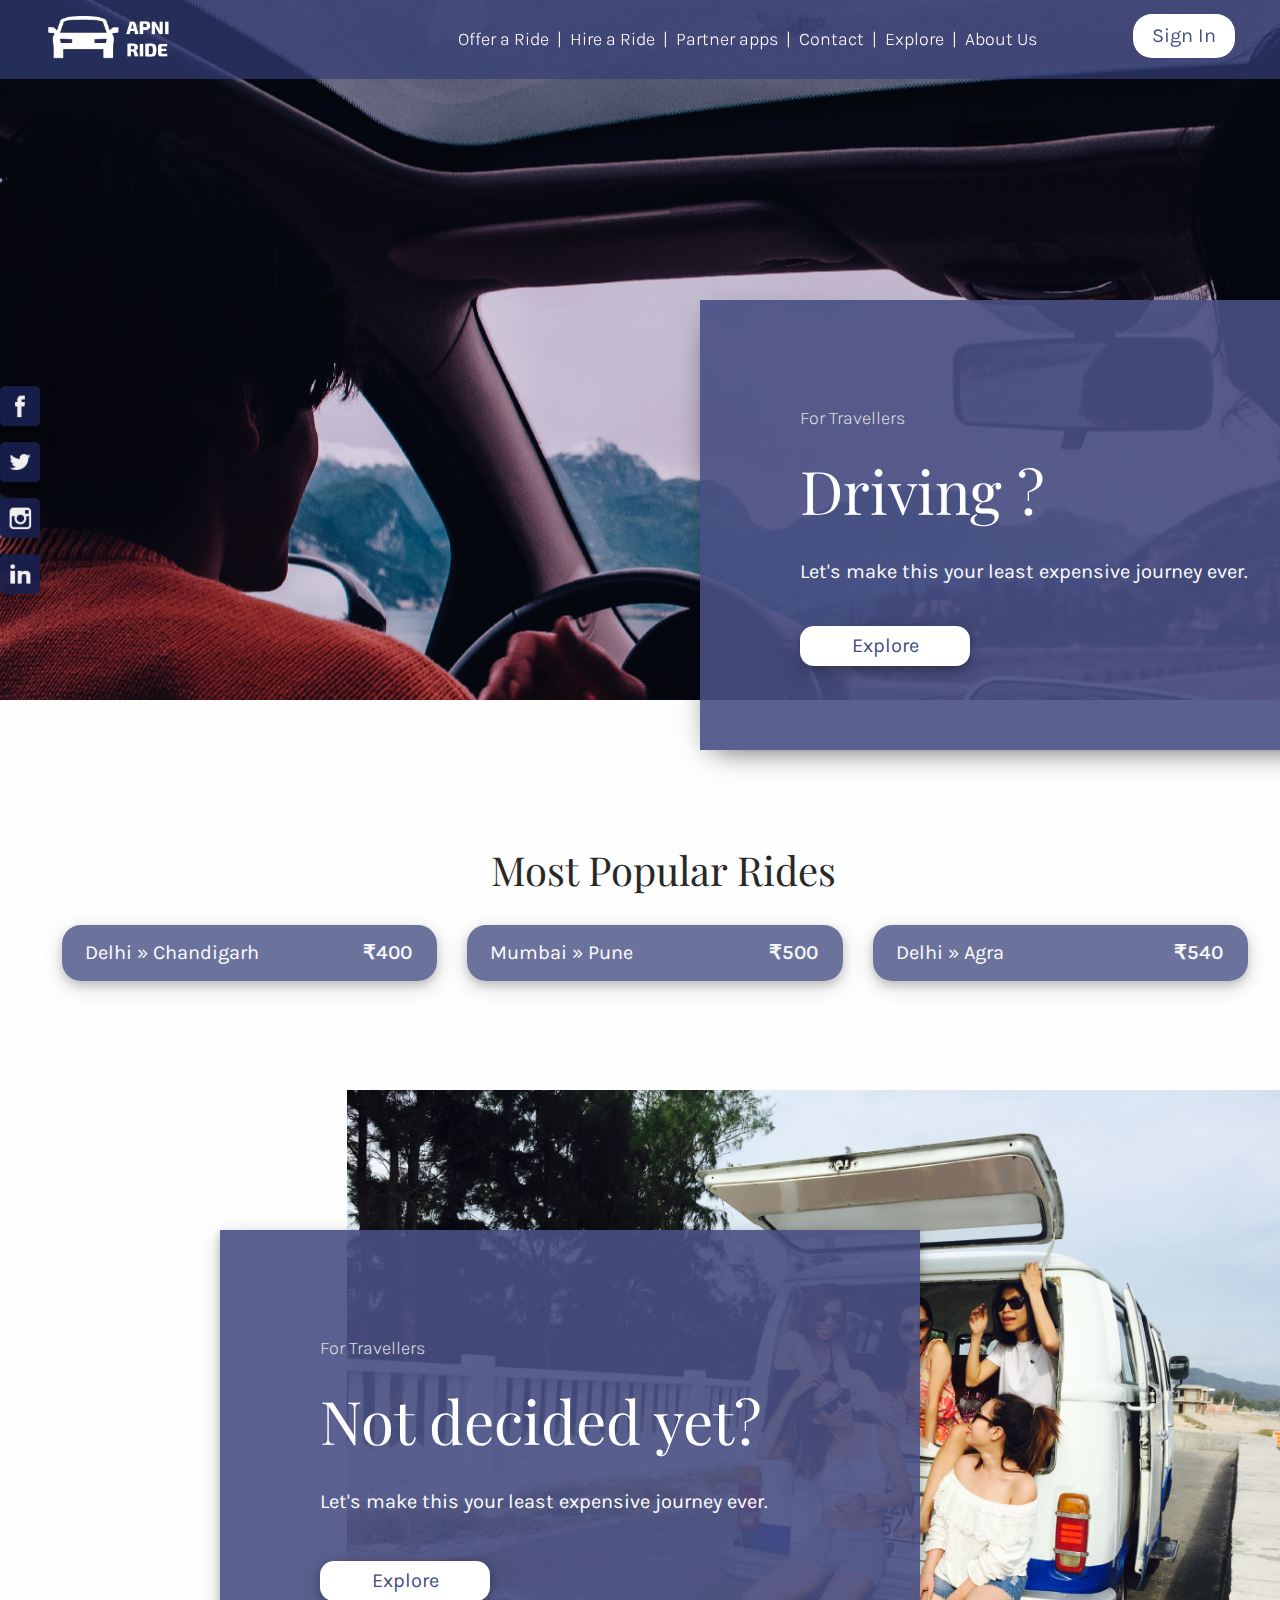
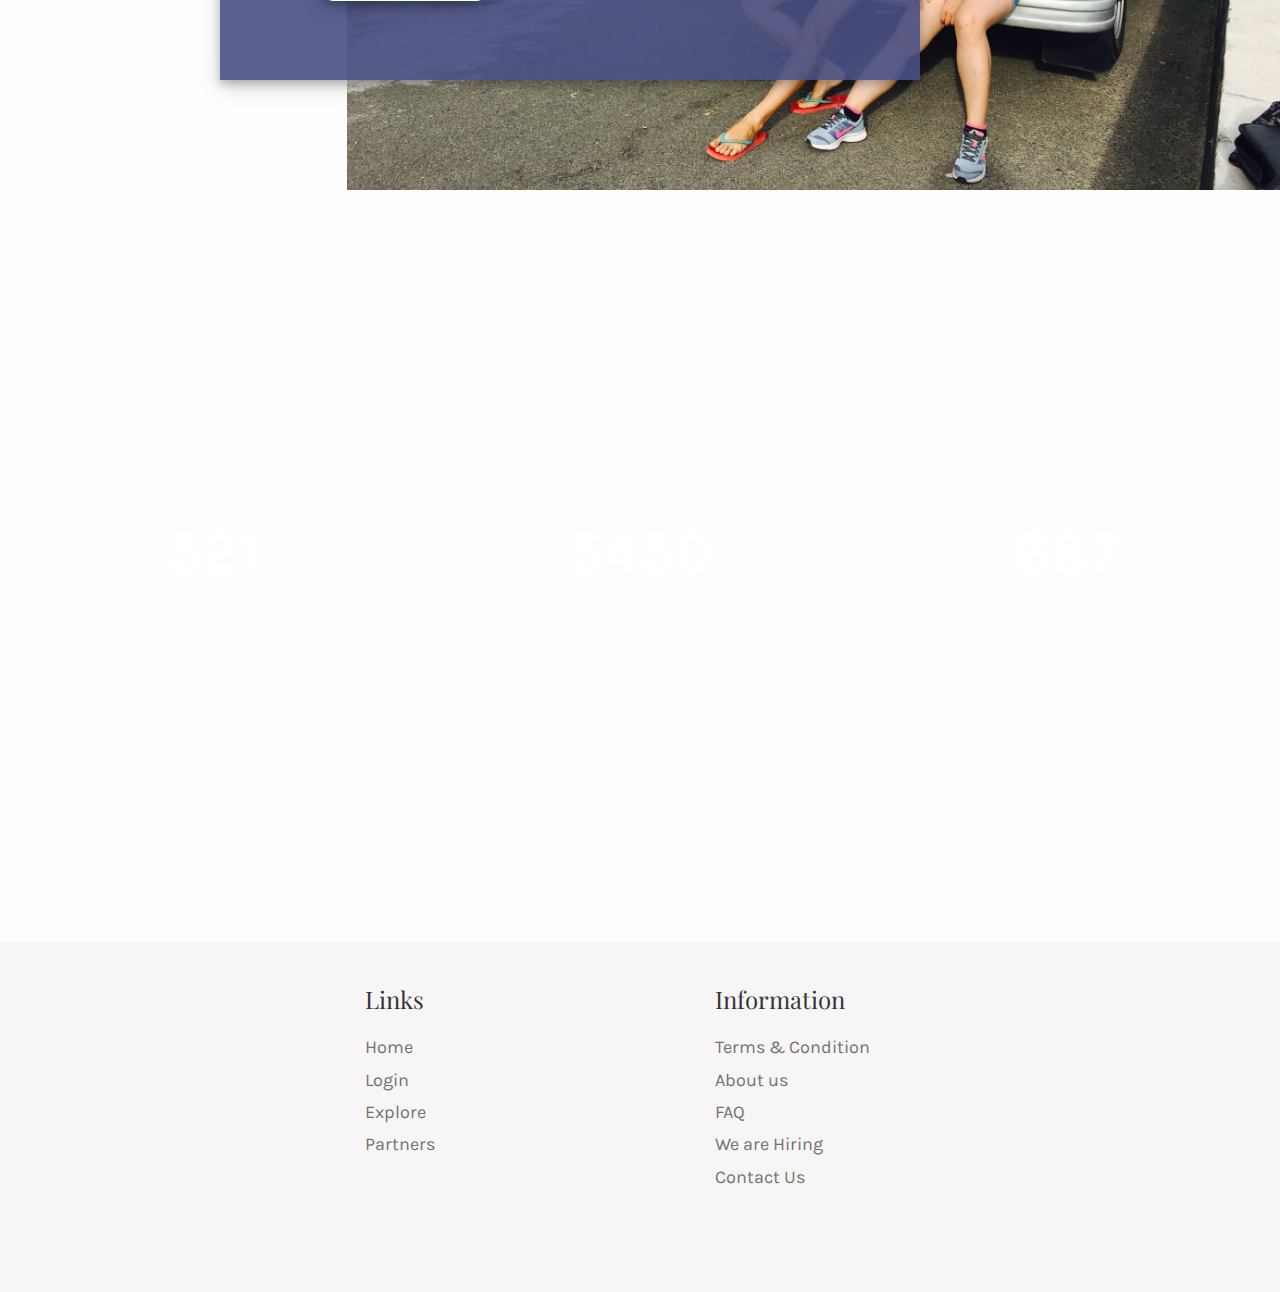
<file: index.html>
<!doctype html>
<html>
<head>
<meta charset="utf-8">
<head>
		<title>Apni Ride &mdash; Carpooling made easy</title>
		<link rel="shortcut icon" type="image/png" href="images/faviocn.png">
		<meta name="viewport" content="width=device-width, initial-scale=1">
		<meta name="description" content="Car ride system" />
		<meta name="keywords" content="offer a car, find a ride, car hiring" />
		<meta name="author" content="DevanshiMunish" />
		<link rel="stylesheet" href="css/style.css">
	
	<link href="https://fonts.googleapis.com/css?family=Karla:400,700" rel="stylesheet">
	<link href="https://fonts.googleapis.com/css?family=Playfair+Display:400,700" rel="stylesheet">


	</head>
</head>

<body>
	<div id="header" style="height: 65px;">
	<div class="row" >
		<div class="logo">			
				<a href="index.html"><img class="logoimg" src="images/Artboard 1.png" ></a>
		</div>	
			
						<div class="cont" >
							<span style="color: white"><a href="offeraride.html" >Offer a Ride</a>&nbsp; |&nbsp;
							  <a href="findaride.html" >Hire a Ride</a>&nbsp; |&nbsp;
							  <a href="notfound.html" >Partner apps </a> &nbsp;|&nbsp;
							  <a href="contact.html">Contact</a> &nbsp;|&nbsp;
							  <a href="notfound.html">Explore</a> &nbsp;|&nbsp;
								<a href="about.html">About Us</a>&nbsp;&nbsp;
								
						  </span>
						</div>
		
		<div class="right" >	
			<a class="lbtn" href="signin.html">Sign In</a></div>
					</div>

		
	</div>
	<div class="socialmediaiconpanel">
	<img src="images/fb.png" class="socialmediaicon">
		<img src="images/twitter.png" class="socialmediaicon">
		<img src="images/insta.png" class="socialmediaicon">
		<img src="images/linkdin.png" class="socialmediaicon">
	</div>
	
	<div class="biggie">
		
		<div id="clearheader"></div>
		
		<div class="desc">
			<span>For Travellers</span>
				   					<h2>Driving ?</h2>
				   					<p1>Let's make this your least expensive journey ever.</p1><br><br>
									<div class="whitebutton">
									Explore
									</div>
			   						
		</div>
		
	
	</div>
	<div class="content">
		<h2 class="intro-heading">Most Popular Rides </h2>
		
			<div class="bluebutton">
						
					<div class="bluebuttonlefttext" >Delhi » Chandigarh</div>
							<div class="bluebuttonrighttext">₹400</div>
						</div>
						<div class="bluebutton">
							<div class="bluebuttonlefttext" >Mumbai » Pune</div>
							<div class="bluebuttonrighttext">₹500</div>
						</div>
						<div class="bluebutton">
							<div class="bluebuttonlefttext" >Delhi » Agra</div>
							<div class="bluebuttonrighttext">₹540</div>
						</div>
	
	
	</div>
	<div class="cleardiv"></div>
	
	<div style="float: right;">
			<img src="images/slide_2.jpg" height="700px" >
		</div>
		<div class="desc2">
			<span>For Travellers</span>
				   					<h2>Not decided yet?</h2>
				   					<p1>Let's make this your least expensive journey ever.</p1>
			<div class="smallgap"></div><br>
									<div class="whitebutton">
									Explore
									</div>
			   						
		</div>
	
		
		
		<div class="cleardiv"></div><div class="cleardiv"></div><div class="cleardiv"></div><div class="cleardiv"></div>	
		<div class="cleardiv"></div>
	
		
		//counter
		
		
<div class="counter" >
		<br>
		<br>
		<div class="counterbox text-center">
		<div class="counternumbers">521</div>
			<div class="countertext">Rides Everyday</div>
		</div>
		
		<div class="counterbox text-center">
		<div class="counternumbers">5450</div>
			<div class="countertext">Total Rides</div>
		</div>
		
		<div class="counterbox text-center">
		<div class="counternumbers">687</div>
			<div class="countertext">Cities</div>
			
		</div>
		
</div>
		

	<div class="cleardiv"></div>
		
		
		
	// footer	
		
<div id="footer">
	
			<br>
			<div class="footerelement"></div>
		<div class="footerelement">
			<h3 class="section-title">Links</h3>
		<ul>
								<li><a href="index.html">Home</a></li>
								<li><a href="notfound.html">Login</a></li>
								<li><a href="notfound.html">Explore</a></li>
								<li><a href="notfound.html">Partners</a></li>
								
						</ul>
			</div>
			
			<div class="footerelement">
				<h3 class="section-title">Information</h3>
				<ul>
								<li><a href="tnc.html">Terms &amp; Condition</a></li>
								<li><a href="about.html">About us</a></li>
								<li><a href="faq1.html">FAQ</a></li>
								<li><a href="hiring.html">We are Hiring </a></li>
							  <li><a href="contact.html">Contact Us</a></li>
	
						</ul>
			</div>
			
			
			
		</div>
	

	

	
</body>
</html>
</file>
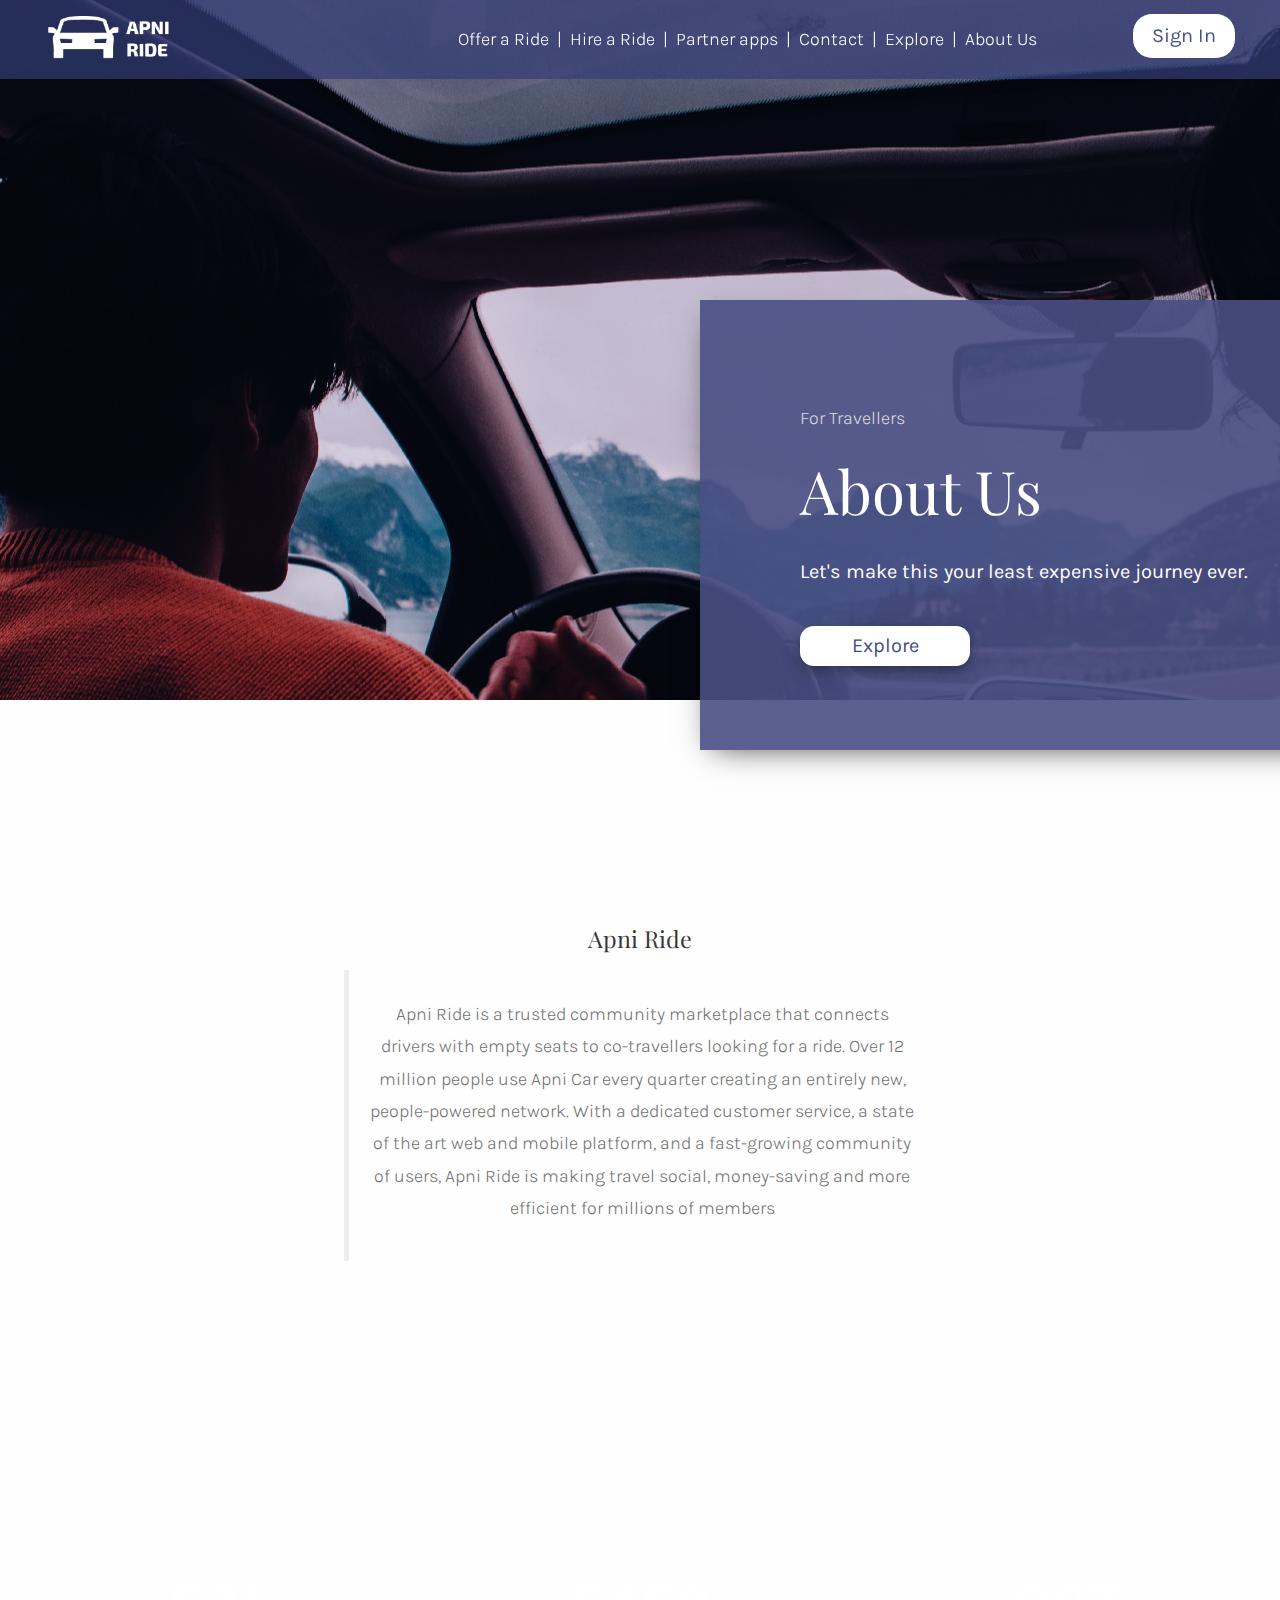
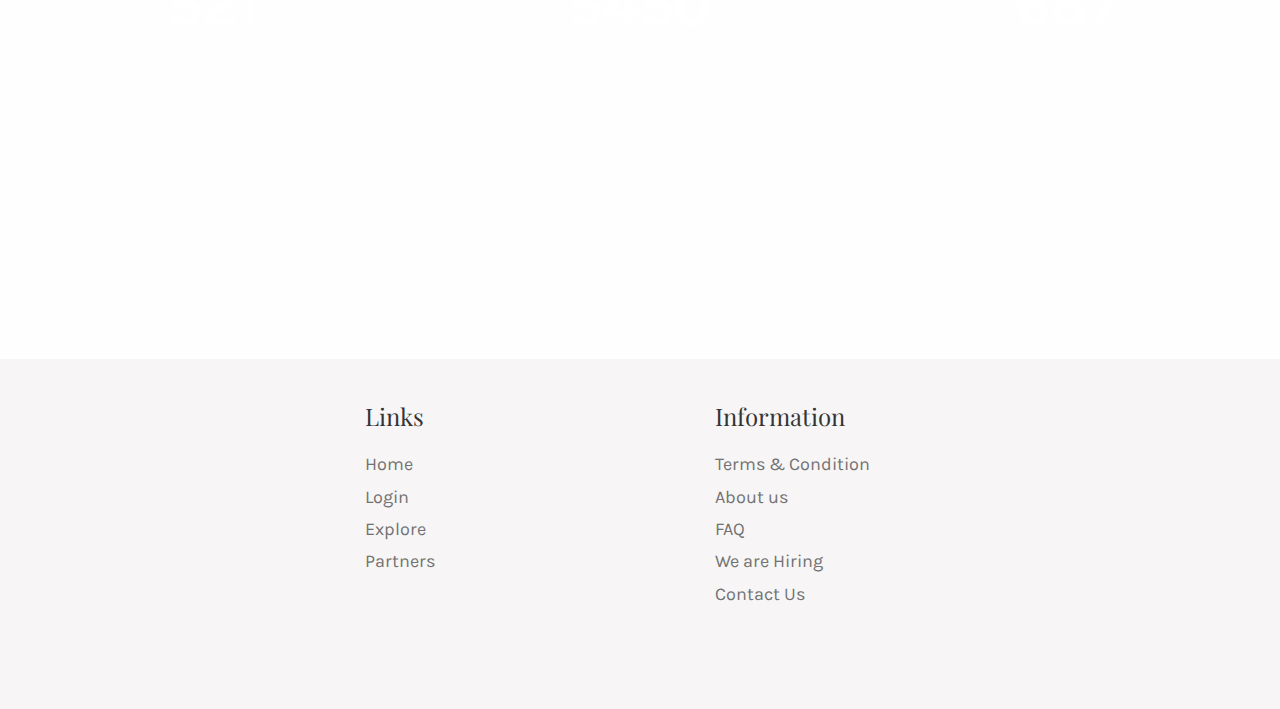
<file: about.html>
<!doctype html>
<html>
<head>
<meta charset="utf-8">
<head>
		<title>Apni Ride &mdash; Carpooling made easy</title>
		<link rel="shortcut icon" type="image/png" href="images/faviocn.png">
		<meta name="viewport" content="width=device-width, initial-scale=1">
		<meta name="description" content="Car ride system" />
		<meta name="keywords" content="offer a car, find a ride, car hiring" />
		<meta name="author" content="DevanshiMunish" />
		<link rel="stylesheet" href="css/style.css">
	<link href="https://fonts.googleapis.com/css?family=Karla:400,700" rel="stylesheet">
	<link href="https://fonts.googleapis.com/css?family=Playfair+Display:400,700" rel="stylesheet">


	</head>
</head>

<body>
	<div id="header" style="height: 65px;">
	<div class="row" >
		<div class="logo">			
		<a href="index.html"><img class="logoimg" src="images/Artboard 1.png" ></a>
		</div>		
						<div class="cont" >
							<span style="color: white"><a href="offeraride.html" >Offer a Ride</a>&nbsp; |&nbsp;
							  <a href="findaride.html" >Hire a Ride</a>&nbsp; |&nbsp;
							  <a href="notfound.html" >Partner apps </a> &nbsp;|&nbsp;
							  <a href="contact.html">Contact</a> &nbsp;|&nbsp;
							  <a href="notfound.html">Explore</a> &nbsp;|&nbsp;
								<a href="about.html">About Us</a>&nbsp;&nbsp;
								
						  </span>
						</div>
		
		<div class="right" >	
			<a class="lbtn" href="signin.html">Sign In</a></div>
					</div>

		
	</div>
	
	<div class="biggie">
		<div id="clearheader"></div>
		<div class="desc">
			<span>For Travellers</span>
				   					<h2>About Us</h2>
				   					<p1>Let's make this your least expensive journey ever.</p1>
			<br><br>
									<div class="whitebutton">
									Explore
									</div>
			   						
		</div>
		
	
	</div>
	<div class="content" style="width:65; margin:17%; ">
		
		<div style="text-align: center; width:70%; margin-left: 15%">	
			
			<h3>Apni Ride</h3>
							<blockquote>
								<p>Apni Ride is a trusted community marketplace that connects drivers with empty seats to co-travellers looking for a ride. Over 12 million people use Apni Car every quarter creating an entirely new, people-powered network. With a dedicated customer service, a state of the art web and mobile platform, and a fast-growing community of users, Apni Ride is making travel social, money-saving and more efficient for millions of members</p> 
							</blockquote>
</div>

	</div>
	
	
						
		
		
		
		
		
		
		
	<div class="counter" >
		<br>
		<br>
		<div class="counterbox text-center">
		<div class="counternumbers">521</div>
			<div class="countertext">Rides Everyday</div>
		</div>
		
		<div class="counterbox text-center">
		<div class="counternumbers">5450</div>
			<div class="countertext">Total Rides</div>
		</div>
		
		<div class="counterbox text-center">
		<div class="counternumbers">687</div>
			<div class="countertext">Cities</div>
			
		</div>
		
		</div>

	<div class="cleardiv"></div>
		<div id="footer">
			<br>
			
			
			
			<div class="footerelement"></div>
		<div class="footerelement">
			<h3 class="section-title">Links</h3>
		<ul>
								<li><a href="index.html">Home</a></li>
								<li><a href="notfound.html">Login</a></li>
								<li><a href="notfound.html">Explore</a></li>
								<li><a href="notfound.html">Partners</a></li>
								
						</ul>
			</div>
			
			<div class="footerelement">
				<h3 class="section-title">Information</h3>
				<ul>
								<li><a href="tnc.html">Terms &amp; Condition</a></li>
								<li><a href="about.html">About us</a></li>
								<li><a href="faq1.html">FAQ</a></li>

								<li><a href="hiring.html">We are Hiring </a></li>
							  <li><a href="contact.html">Contact Us</a></li>
	
						</ul>
			</div>
			
			
			
		</div>
	


	
</body>
</html>
</file>
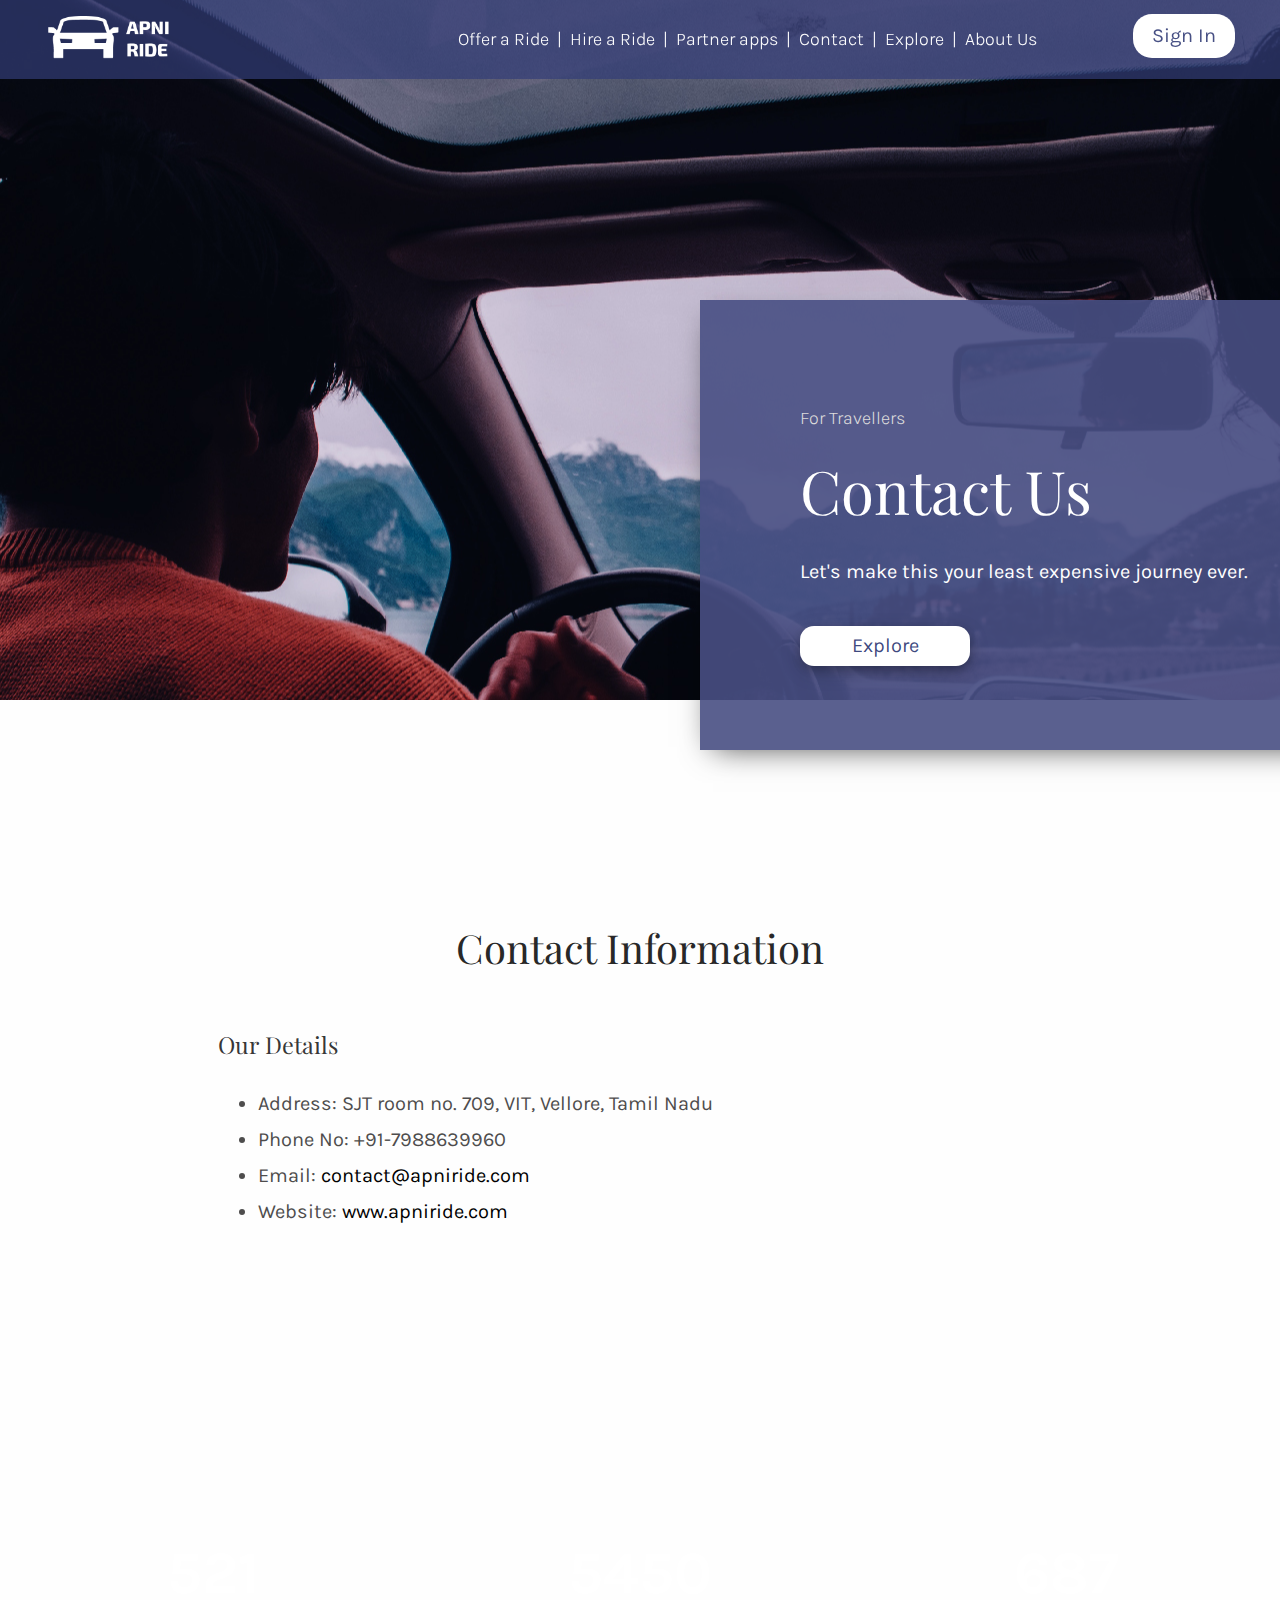
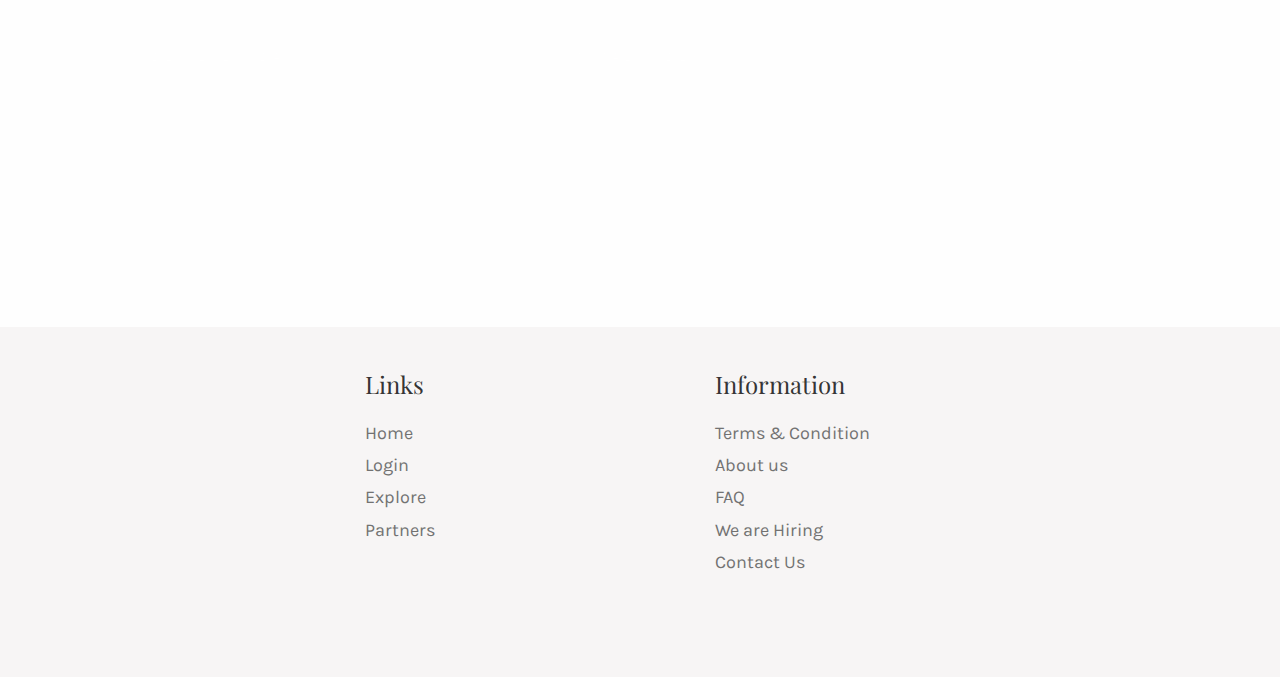
<file: contact.html>
<!doctype html>
<html>
<head>
<meta charset="utf-8">
<head>
		<title>Apni Ride &mdash; Carpooling made easy</title>
		<link rel="shortcut icon" type="image/png" href="images/faviocn.png">
		<meta name="viewport" content="width=device-width, initial-scale=1">
		<meta name="description" content="Car ride system" />
		<meta name="keywords" content="offer a car, find a ride, car hiring" />
		<meta name="author" content="DevanshiMunish" />
		<link rel="stylesheet" href="css/style.css">
	<link href="https://fonts.googleapis.com/css?family=Karla:400,700" rel="stylesheet">
	<link href="https://fonts.googleapis.com/css?family=Playfair+Display:400,700" rel="stylesheet">


	</head>
</head>

<body>
	<div id="header" style="height: 65px;">
	<div class="row" >
		<div class="logo">			
			<a href="index.html"><img class="logoimg" src="images/Artboard 1.png" ></a>
		</div>	
			
						<div class="cont" >
							<span style="color: white"><a href="offeraride.html" >Offer a Ride</a>&nbsp; |&nbsp;
							  <a href="findaride.html" >Hire a Ride</a>&nbsp; |&nbsp;
							  <a href="notfound.html" >Partner apps </a> &nbsp;|&nbsp;
							  <a href="contact.html">Contact</a> &nbsp;|&nbsp;
							  <a href="notfound.html">Explore</a> &nbsp;|&nbsp;
								<a href="about.html">About Us</a>&nbsp;&nbsp;
								
						  </span>
						</div>
		
		<div class="right" >	
			<a class="lbtn" href="signin.html">Sign In</a></div>
					</div>

		
	</div>
	
	<div class="biggie">
		<div id="clearheader"></div>
		<div class="desc">
			<span>For Travellers</span>
				   					<h2>Contact Us</h2>
				   					<p1>Let's make this your least expensive journey ever.</p1>
			<br><br>
									<div class="whitebutton">
									Explore
									</div>
			   						
		</div>
		
	
	</div>
	<div class="content" style="width:65; margin:17%; ">
		<h2 class="intro-heading">Contact Information </h2>
		<br>
		
		<div >
						<h3>Our Details</h3>
						<ul class="contact-info" style="color:rgba(78,77,77,1.00)">
							<li>Address: SJT room no. 709, VIT, Vellore, Tamil Nadu</li>
							<li>Phone No: +91-7988639960</li>
							<li>Email: <a href="#" style="color: black;">contact@apniride.com</a></li>
							<li>Website: <a href="#" style="color: black;">www.apniride.com</a></li>
						</ul>
					</div>
	</div>
						
		
		
		
		
		
		
		
	<div class="counter" >
		<br>
		<br>
		<div class="counterbox text-center">
		<div class="counternumbers">521</div>
			<div class="countertext">Rides Everyday</div>
		</div>
		
		<div class="counterbox text-center">
		<div class="counternumbers">5450</div>
			<div class="countertext">Total Rides</div>
		</div>
		
		<div class="counterbox text-center">
		<div class="counternumbers">687</div>
			<div class="countertext">Cities</div>
			
		</div>
		
		</div>

	<div class="cleardiv"></div>
		<div id="footer">
			<br>
			
			
			
			<div class="footerelement"></div>
		<div class="footerelement">
			<h3 class="section-title">Links</h3>
		<ul>
								<li><a href="index.html">Home</a></li>
								<li><a href="notfound.html">Login</a></li>
								<li><a href="notfound.html">Explore</a></li>
								<li><a href="notfound.html">Partners</a></li>
								
						</ul>
			</div>
			
			<div class="footerelement">
				<h3 class="section-title">Information</h3>
				<ul>
								<li><a href="tnc.html">Terms &amp; Condition</a></li>
								<li><a href="about.html">About us</a></li>
								<li><a href="faq1.html">FAQ</a></li>

								<li><a href="hiring.html">We are Hiring </a></li>
							  <li><a href="contact.html">Contact Us</a></li>
	
						</ul>
			</div>
			
			
			
		</div>
	



	
</body>
</html>
</file>
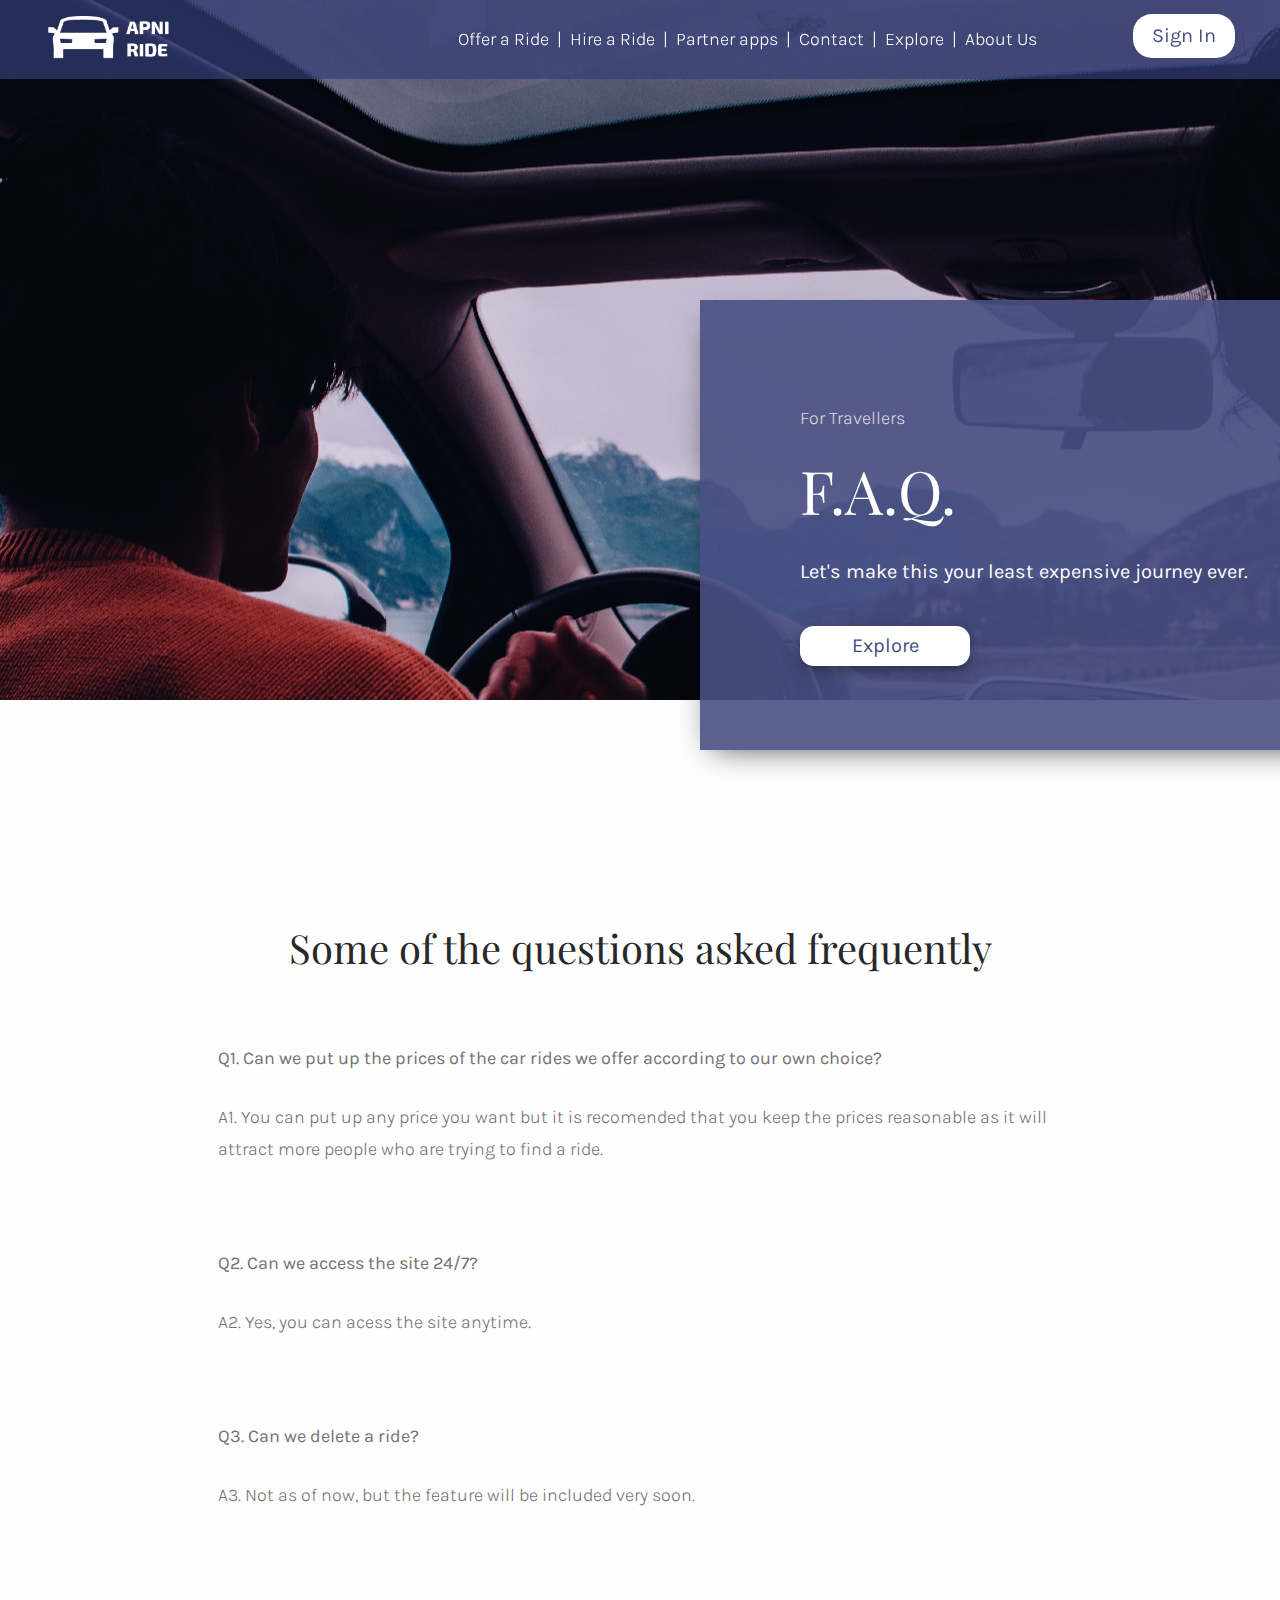
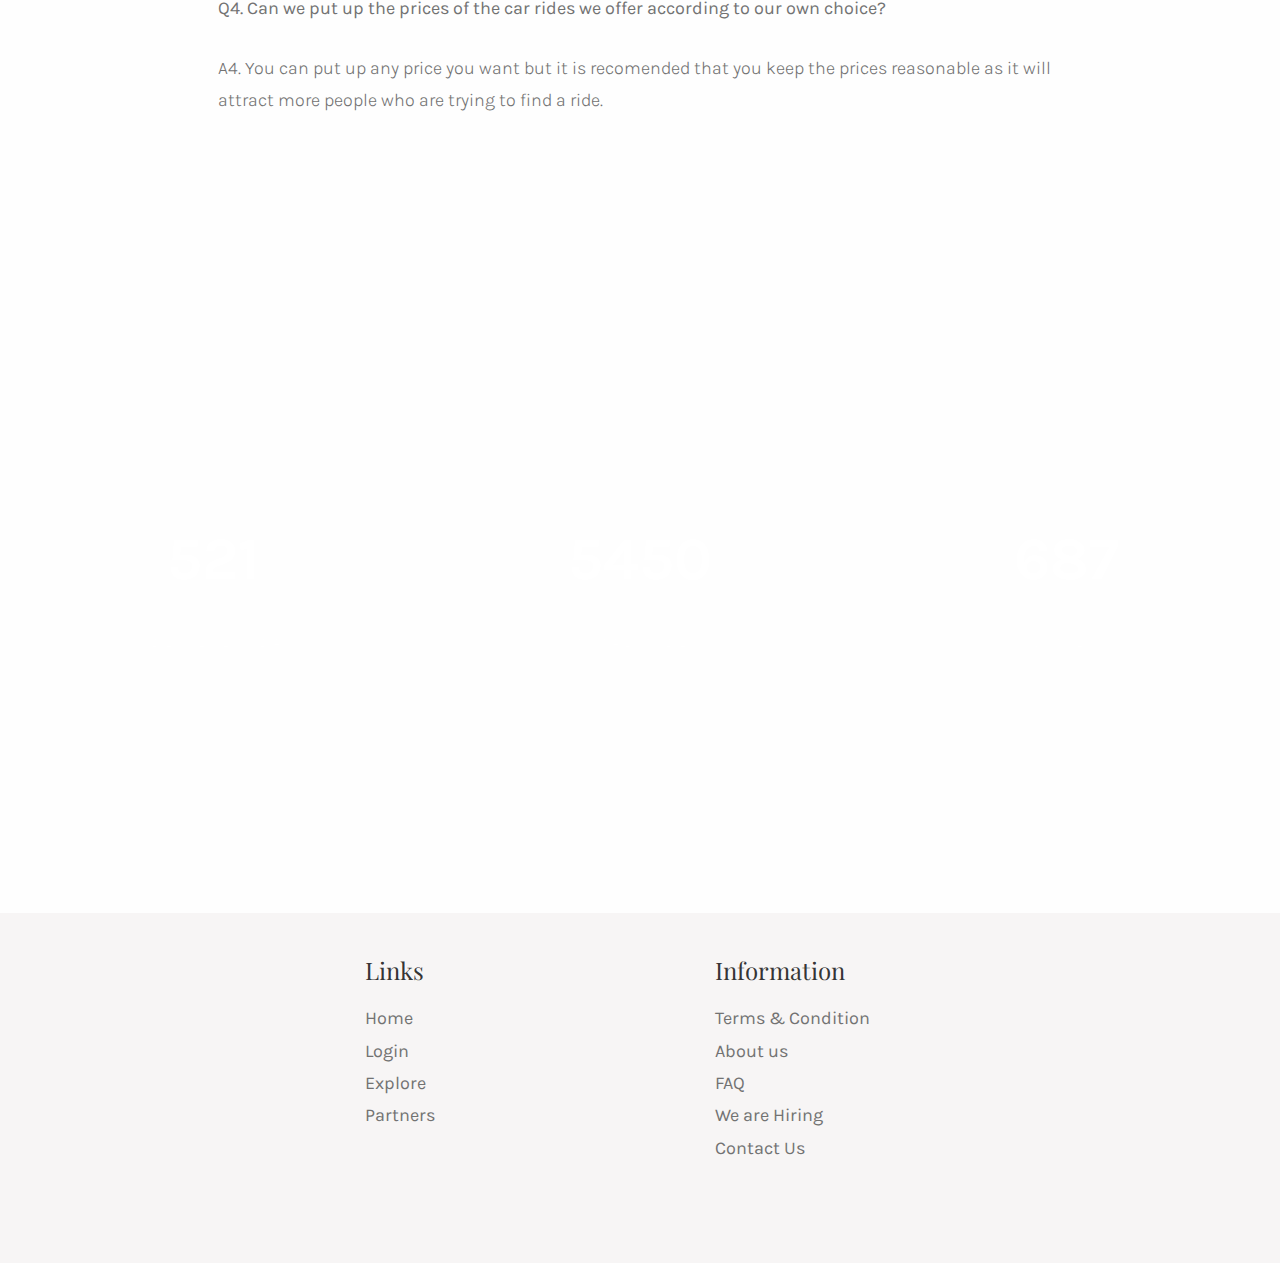
<file: faq1.html>
<!doctype html>
<html>
<head>
<meta charset="utf-8">
<head>
		<title>Apni Ride &mdash; Carpooling made easy</title>
		<link rel="shortcut icon" type="image/png" href="images/faviocn.png">
		<meta name="viewport" content="width=device-width, initial-scale=1">
		<meta name="description" content="Car ride system" />
		<meta name="keywords" content="offer a car, find a ride, car hiring" />
		<meta name="author" content="DevanshiMunish" />
		<link rel="stylesheet" href="css/style.css">
	<link href="https://fonts.googleapis.com/css?family=Karla:400,700" rel="stylesheet">
	<link href="https://fonts.googleapis.com/css?family=Playfair+Display:400,700" rel="stylesheet">


	</head>
</head>

<body>
	<div id="header" style="height: 65px;">
	<div class="row" >
		<div class="logo">			
			<a href="index.html"><img class="logoimg" src="images/Artboard 1.png" ></a>
		</div>	
			
						<div class="cont" >
							<span style="color: white"><a href="offeraride.html" >Offer a Ride</a>&nbsp; |&nbsp;
							  <a href="findaride.html" >Hire a Ride</a>&nbsp; |&nbsp;
							  <a href="notfound.html" >Partner apps </a> &nbsp;|&nbsp;
							  <a href="contact.html">Contact</a> &nbsp;|&nbsp;
							  <a href="notfound.html">Explore</a> &nbsp;|&nbsp;
								<a href="about.html">About Us</a>&nbsp;&nbsp;
								
						  </span>
						</div>
		
		<div class="right" >	
			<a class="lbtn" href="signin.html">Sign In</a></div>
					</div>

		
	</div>
	
	<div class="biggie">
		<div id="clearheader"></div>
		<div class="desc">
			<span>For Travellers</span>
				   					<h2>F.A.Q.</h2>
				   					<p1>Let's make this your least expensive journey ever.</p1>
			<br><br>
									<div class="whitebutton">
									Explore
									</div>
			   						
		</div>
		
	
	</div>
	<div class="content" style="width:65; margin:17%; ">
		<h2 class="intro-heading">Some of the questions asked frequently </h2>
		<br>
		
	<div class="tleft">
	<p><b>Q1. Can we put up the prices of the car rides we offer according to our own choice?</b></p>
	   <p>A1. You can put up any price you want but it is recomended that you keep the prices reasonable as it will attract more people who are trying to find a ride.</p>

<br>
		<p><b>Q2. Can we access the site 24/7?</b></p>	
	   <p>A2. Yes, you can acess the site anytime.
</p>
<br>
	  <p> <b>Q3. Can we delete a ride?</b></p>
	 <p>A3. Not as of now, but the feature will be included very soon.</p>
	 <br>
		<p><b>Q4. Can we put up the prices of the car rides we offer according to our own choice?</b></p>
	   <p>A4. You can put up any price you want but it is recomended that you keep the prices reasonable as it will attract more people who are trying to find a ride.</p>
<br>


<br>

</div>

	</div>
	
	
						
		
		
		
		
		
		
		
	<div class="counter" >
		<br>
		<br>
		<div class="counterbox text-center">
		<div class="counternumbers">521</div>
			<div class="countertext">Rides Everyday</div>
		</div>
		
		<div class="counterbox text-center">
		<div class="counternumbers">5450</div>
			<div class="countertext">Total Rides</div>
		</div>
		
		<div class="counterbox text-center">
		<div class="counternumbers">687</div>
			<div class="countertext">Cities</div>
			
		</div>
		
		</div>

	<div class="cleardiv"></div>
		<div id="footer">
			<br>
			
			
			
			<div class="footerelement"></div>
		<div class="footerelement">
			<h3 class="section-title">Links</h3>
		<ul>
								<li><a href="index.html">Home</a></li>
								<li><a href="notfound.html">Login</a></li>
								<li><a href="notfound.html">Explore</a></li>
								<li><a href="notfound.html">Partners</a></li>
								
						</ul>
			</div>
			
			<div class="footerelement">
				<h3 class="section-title">Information</h3>
				<ul>
								<li><a href="tnc.html">Terms &amp; Condition</a></li>
								<li><a href="about.html">About us</a></li>
								<li><a href="faq1.html">FAQ</a></li>

								<li><a href="hiring.html">We are Hiring </a></li>
							  <li><a href="contact.html">Contact Us</a></li>
	
						</ul>
			</div>
			
			
			
		</div>
	


	
</body>
</html>
</file>
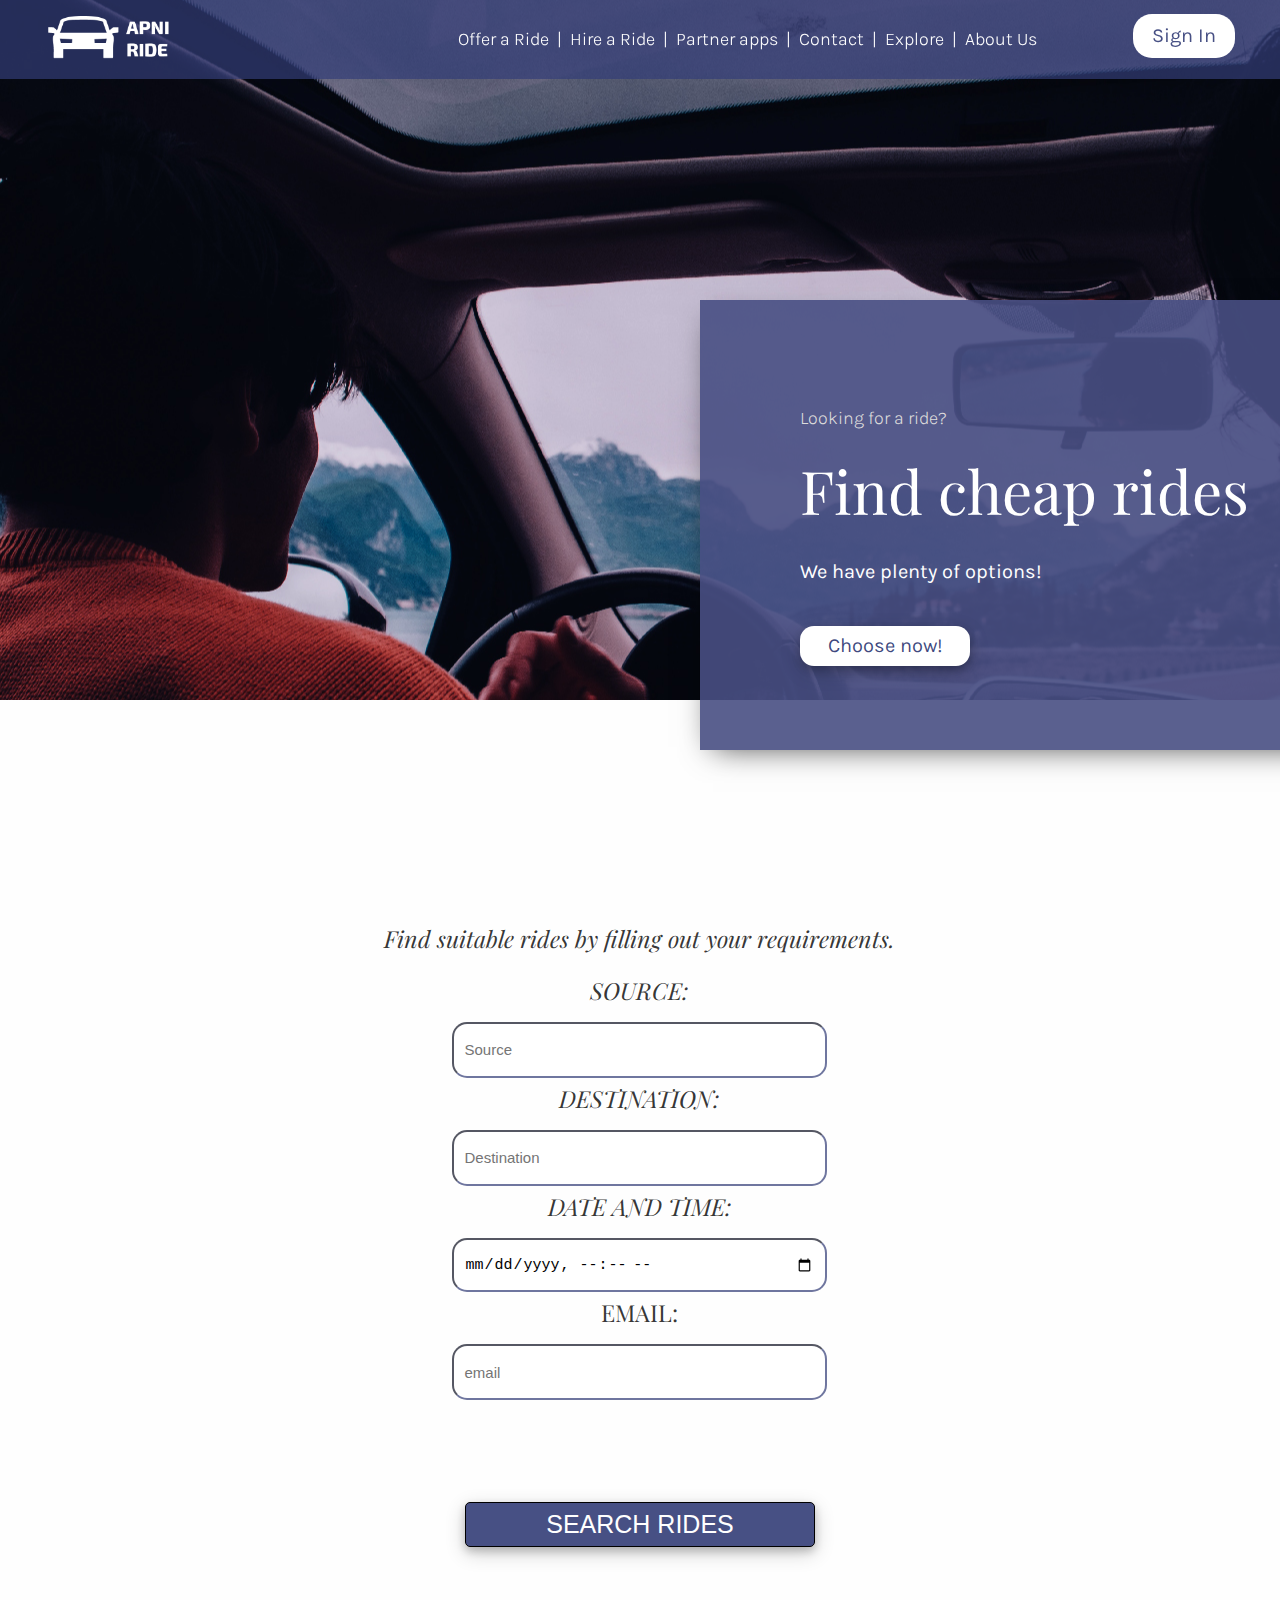
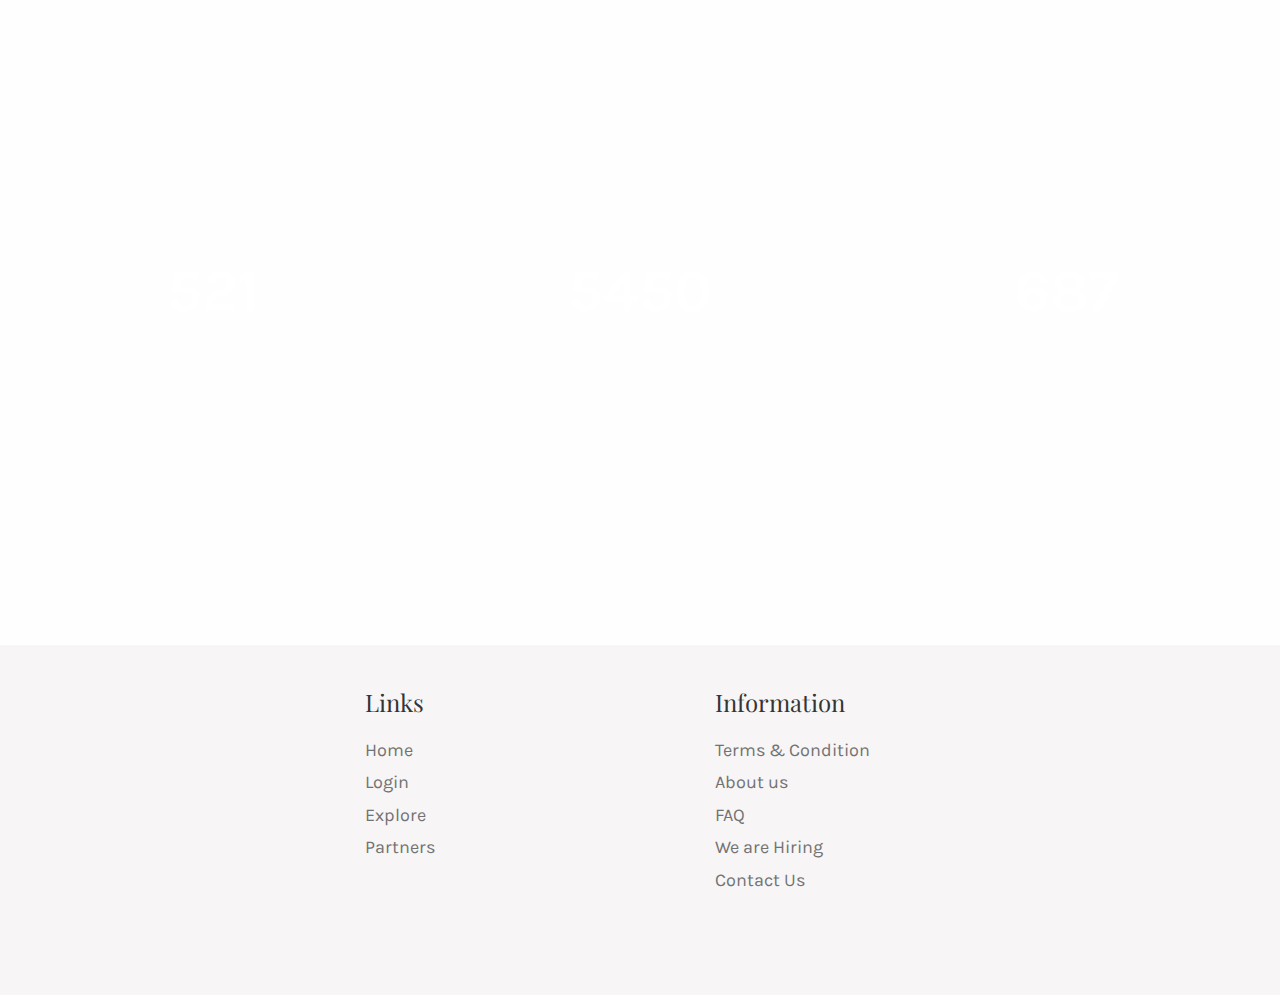
<file: findaride.html>
<!doctype html>
<html>
<head>
<meta charset="utf-8">
<head>
		<title>Apni Ride &mdash; Carpooling made easy</title>
		<link rel="shortcut icon" type="image/png" href="images/faviocn.png">
		<meta name="viewport" content="width=device-width, initial-scale=1">
		<meta name="description" content="Car ride system" />
		<meta name="keywords" content="offer a car, find a ride, car hiring" />
		<meta name="author" content="DevanshiMunish" />
		<link rel="stylesheet" href="css/style.css">
	<link href="https://fonts.googleapis.com/css?family=Karla:400,700" rel="stylesheet">
	<link href="https://fonts.googleapis.com/css?family=Playfair+Display:400,700" rel="stylesheet">


	</head>
</head>

<body>
	<div id="header" style="height: 65px;">
	<div class="row" >
		<div class="logo">			
		<a href="index.html"><img class="logoimg" src="images/Artboard 1.png" ></a>
		</div>		
						<div class="cont" >
							<span style="color: white"><a href="offeraride.html" >Offer a Ride</a>&nbsp; |&nbsp;
							  <a href="findaride.html" >Hire a Ride</a>&nbsp; |&nbsp;
							  <a href="notfound.html" >Partner apps </a> &nbsp;|&nbsp;
							  <a href="contact.html">Contact</a> &nbsp;|&nbsp;
							  <a href="notfound.html">Explore</a> &nbsp;|&nbsp;
								<a href="about.html">About Us</a>&nbsp;&nbsp;
								
						  </span>
						</div>
		
		<div class="right" >	
			<a class="lbtn" href="signin.html">Sign In</a></div>
					</div>

		
	</div>
	
	<div class="biggie">
		<div id="clearheader"></div>
		<div class="desc">
			<span>Looking for a ride?</span>
				   					<h2>Find cheap rides</h2>
				   					<p1>We have plenty of options!</p1>
			<br>
			<br>
									<div class="whitebutton">
									Choose now!
									</div>
			   						
		</div>
		
	
	</div>
	<div class="content" style="width:65; margin:17%; ">
		
		<div style="text-align: center; width:70%; margin-left: 15%">	
			
			<h3><i>Find suitable rides by filling out your requirements.</i></h3>
							<form method="post" action="connect.php">

								<h3><i>SOURCE:</i></h3>	<input type="text" class="form-control" placeholder="Source" name="source" >

									<h3><i>DESTINATION:</i></h3><input type="text" class="form-control" placeholder="Destination" name="destination">
	
<br>


									<h3><i>DATE AND TIME:</i></h3><input type="datetime-local" class="form-control" placeholder="Source" name="datetime">
									<h3> EMAIL: </h3><input type="email" class="form-control" placeholder="email" name="email1" ><br>

<br>
<br>
<button type="submit" class="btn" style="margin-top:30px; " onclick="notfound.html"><a href="notfound.html">SEARCH RIDES</a></button><br>


</form>
</div>

	</div>
	
	
						
		
		
		
		
		
		
		
	<div class="counter" >
		<br>
		<br>
		<div class="counterbox text-center">
		<div class="counternumbers">521</div>
			<div class="countertext">Rides Everyday</div>
		</div>
		
		<div class="counterbox text-center">
		<div class="counternumbers">5450</div>
			<div class="countertext">Total Rides</div>
		</div>
		
		<div class="counterbox text-center">
		<div class="counternumbers">687</div>
			<div class="countertext">Cities</div>
			
		</div>
		
		</div>

	<div class="cleardiv"></div>
		<div id="footer">
			<br>
			
			
			
			<div class="footerelement"></div>
		<div class="footerelement">
			<h3 class="section-title">Links</h3>
		<ul>
								<li><a href="index.html">Home</a></li>
								<li><a href="notfound.html">Login</a></li>
								<li><a href="notfound.html">Explore</a></li>
								<li><a href="notfound.html">Partners</a></li>
								
						</ul>
			</div>
			
			<div class="footerelement">
				<h3 class="section-title">Information</h3>
				<ul>
								<li><a href="tnc.html">Terms &amp; Condition</a></li>
								<li><a href="about.html">About us</a></li>
								<li><a href="faq1.html">FAQ</a></li>

								<li><a href="hiring.html">We are Hiring </a></li>
							  <li><a href="contact.html">Contact Us</a></li>
	
						</ul>
			</div>
			
			
			
		</div>
	

	
	
</body>
</html>
</file>
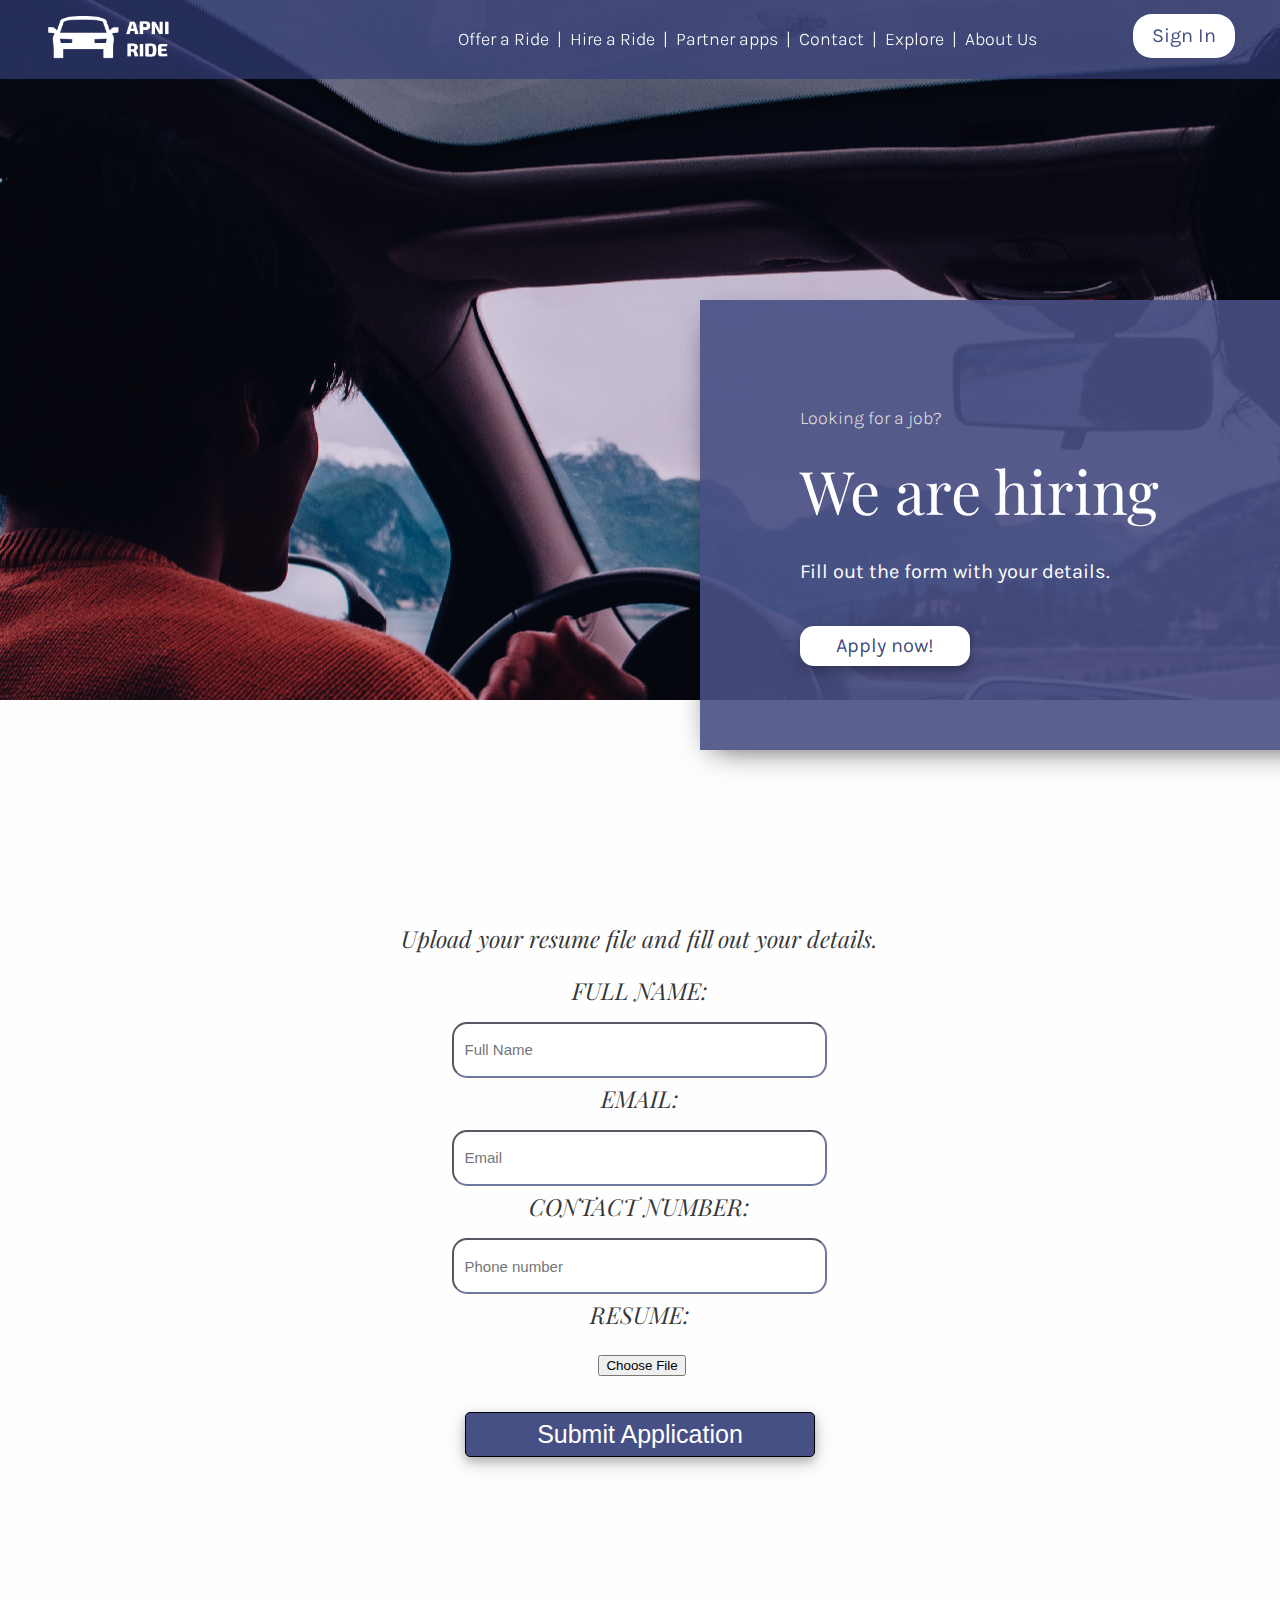
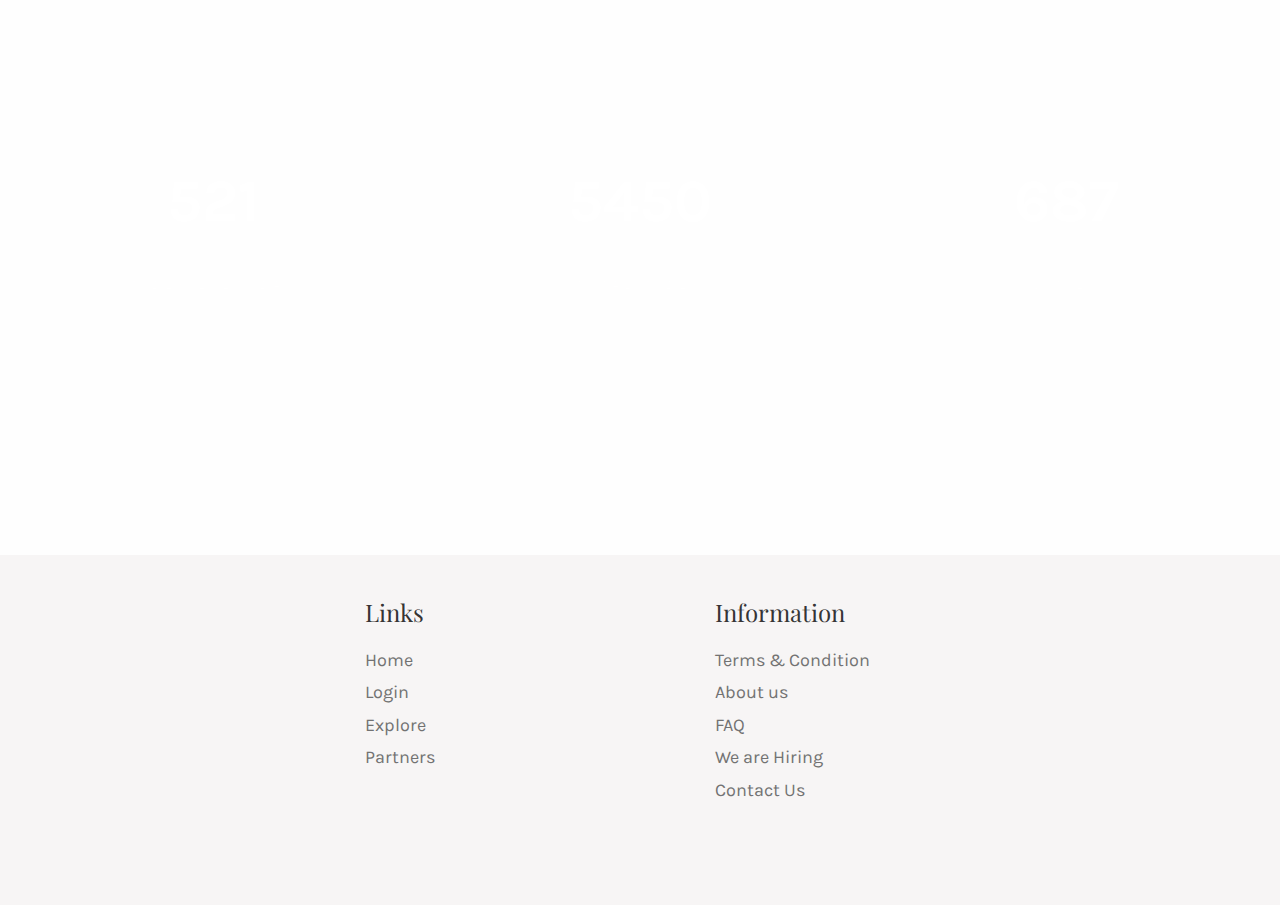
<file: hiring.html>
<!doctype html>
<html>
<head>
<meta charset="utf-8">
<head>
		<title>Apni Ride &mdash; Carpooling made easy</title>
		<link rel="shortcut icon" type="image/png" href="images/faviocn.png">
		<meta name="viewport" content="width=device-width, initial-scale=1">
		<meta name="description" content="Car ride system" />
		<meta name="keywords" content="offer a car, find a ride, car hiring" />
		<meta name="author" content="DevanshiMunish" />
		<link rel="stylesheet" href="css/style.css">
	<link href="https://fonts.googleapis.com/css?family=Karla:400,700" rel="stylesheet">
	<link href="https://fonts.googleapis.com/css?family=Playfair+Display:400,700" rel="stylesheet">


	</head>
</head>

<body>
	<div id="header" style="height: 65px;">
	<div class="row" >
		<div class="logo">			
		<a href="index.html"><img class="logoimg" src="images/Artboard 1.png" ></a>
		</div>		
						<div class="cont" >
							<span style="color: white"><a href="offeraride.html" >Offer a Ride</a>&nbsp; |&nbsp;
							  <a href="findaride.html" >Hire a Ride</a>&nbsp; |&nbsp;
							  <a href="notfound.html" >Partner apps </a> &nbsp;|&nbsp;
							  <a href="contact.html">Contact</a> &nbsp;|&nbsp;
							  <a href="notfound.html">Explore</a> &nbsp;|&nbsp;
								<a href="about.html">About Us</a>&nbsp;&nbsp;
								
						  </span>
						</div>
		
		<div class="right" >	
			<a class="lbtn" href="signin.html">Sign In</a></div>
					</div>

		
	</div>
	
	<div class="biggie">
		<div id="clearheader"></div>
		<div class="desc">
			<span>Looking for a job?</span>
				   					<h2>We are hiring</h2>
				   					<p1>Fill out the form with your details.</p1>
			<br><br>
									<div class="whitebutton">
									Apply now!
									</div>
			   						
		</div>
		
	
	</div>
	<div class="content" style="width:65; margin:17%; ">
		
		<div style="text-align: center; width:70%; margin-left: 15%">	
			
			<h3><i>Upload your resume file and fill out your details.</i></h3>
							<form action="upload.php" method="post" enctype="multipart/form-data">

								<h3><i>FULL NAME:</i></h3>	<input type="text" class="form-control"  placeholder="Full Name" name="fullname">


								<h3><i>EMAIL:</i></h3>	<input type="email" class="form-control" placeholder="Email" name="email" >

								<h3 ><i>CONTACT NUMBER:</i></h3><input type="number" class="form-control" style="margin-right: 0px;" placeholder="Phone number" style="float:right;" name="number" ><br>

								<h3 ><i>RESUME:</i></h3><input type="file" placeholder="Please upload a suitable resume" style="margin-left:170px;" name="resume" id="resumw" ><br>

<button type="submit" class="btn" style="margin-top:30px; text-align: center;" onclick="notfound.html"><a href="notfound.html">Submit Application</a></button><br>

</form>
</div>

	</div>
	
	
						
		
		
		
		
		
		
		
	<div class="counter" >
		<br>
		<br>
		<div class="counterbox text-center">
		<div class="counternumbers">521</div>
			<div class="countertext">Rides Everyday</div>
		</div>
		
		<div class="counterbox text-center">
		<div class="counternumbers">5450</div>
			<div class="countertext">Total Rides</div>
		</div>
		
		<div class="counterbox text-center">
		<div class="counternumbers">687</div>
			<div class="countertext">Cities</div>
			
		</div>
		
		</div>

	<div class="cleardiv"></div>
		<div id="footer">
			<br>
			
			
			
			<div class="footerelement"></div>
		<div class="footerelement">
			<h3 class="section-title">Links</h3>
		<ul>
								<li><a href="index.html">Home</a></li>
								<li><a href="notfound.html">Login</a></li>
								<li><a href="notfound.html">Explore</a></li>
								<li><a href="notfound.html">Partners</a></li>
								
						</ul>
			</div>
			
			<div class="footerelement">
				<h3 class="section-title">Information</h3>
				<ul>
								<li><a href="tnc.html">Terms &amp; Condition</a></li>
								<li><a href="about.html">About us</a></li>
								<li><a href="faq1.html">FAQ</a></li>

								<li><a href="hiring.html">We are Hiring </a></li>
							  <li><a href="contact.html">Contact Us</a></li>
	
						</ul>
			</div>
			
			
			
		</div>
	

	

	
</body>
</html>
</file>
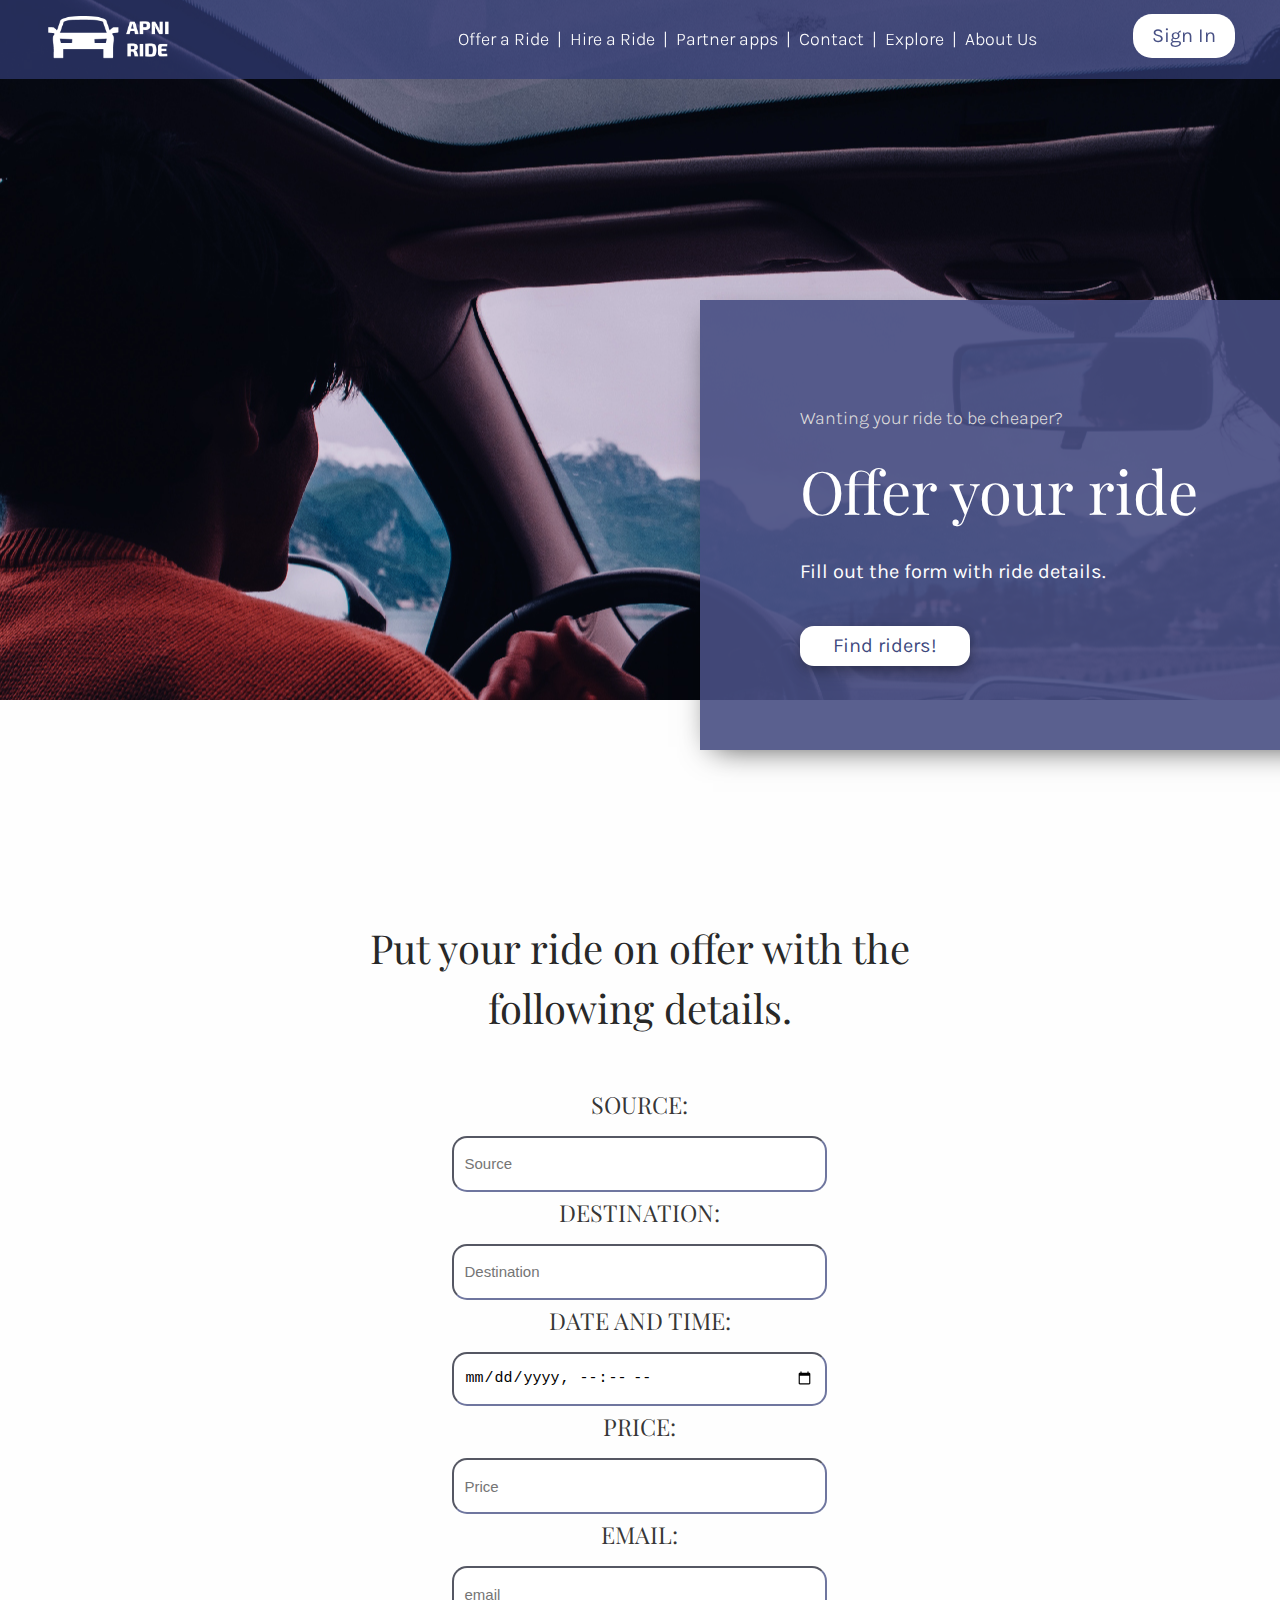
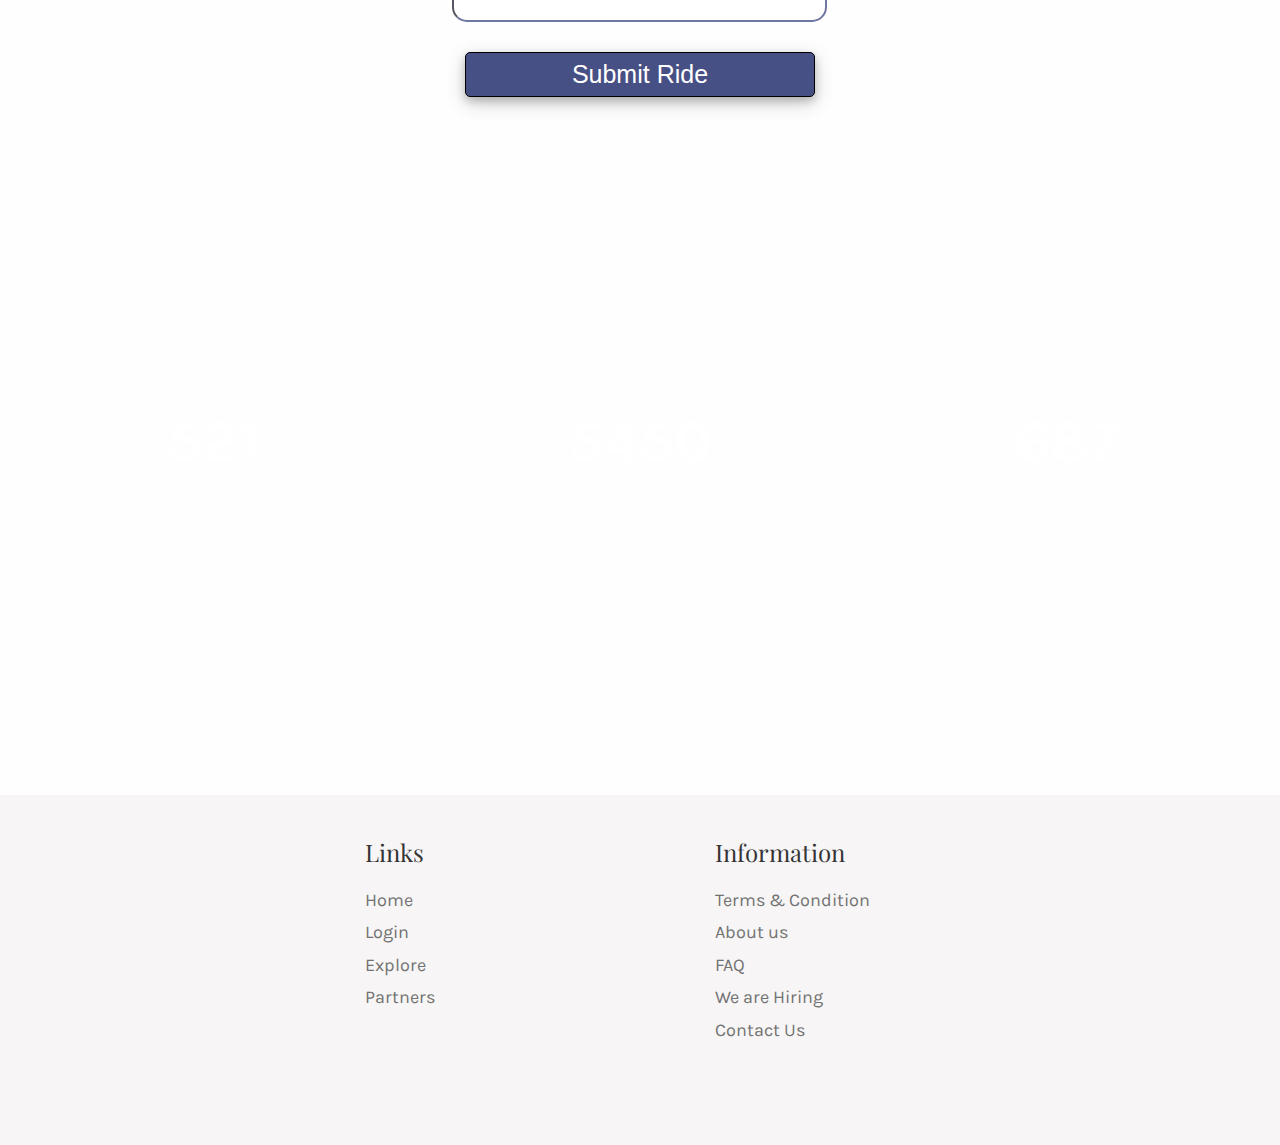
<file: offeraride.html>
<!doctype html>
<html>
<head>
<meta charset="utf-8">
<head>
		<title>Apni Ride &mdash; Carpooling made easy</title>
		<link rel="shortcut icon" type="image/png" href="images/faviocn.png">
		<meta name="viewport" content="width=device-width, initial-scale=1">
		<meta name="description" content="Car ride system" />
		<meta name="keywords" content="offer a car, find a ride, car hiring" />
		<meta name="author" content="DevanshiMunish" />
		<link rel="stylesheet" href="css/style.css">
	<link href="https://fonts.googleapis.com/css?family=Karla:400,700" rel="stylesheet">
	<link href="https://fonts.googleapis.com/css?family=Playfair+Display:400,700" rel="stylesheet">


	</head>
</head>

<body>
	<div id="header" style="height: 65px;">
	<div class="row" >
		<div class="logo">			
		<a href="index.html"><img class="logoimg" src="images/Artboard 1.png" ></a>
		</div>		
						<div class="cont" >
							<span style="color: white"><a href="offeraride.html" >Offer a Ride</a>&nbsp; |&nbsp;
							  <a href="findaride.html" >Hire a Ride</a>&nbsp; |&nbsp;
							  <a href="notfound.html" >Partner apps </a> &nbsp;|&nbsp;
							  <a href="contact.html">Contact</a> &nbsp;|&nbsp;
							  <a href="notfound.html">Explore</a> &nbsp;|&nbsp;
								<a href="about.html">About Us</a>&nbsp;&nbsp;
								
						  </span>
						</div>
		
		<div class="right" >	
			<a class="lbtn" href="signin.html">Sign In</a></div>
					</div>

		
	</div>
	
	<div class="biggie">
		<div id="clearheader"></div>
		<div class="desc">
			<span>Wanting your ride to be cheaper?</span>
				   					<h2>Offer your ride </h2>
				   					<p1>Fill out the form with ride details.</p1>
			<br><br>
									<div class="whitebutton">
									Find riders!
									</div>
			   						
		</div>
		
	
	</div>
	<div class="content" style="width:65; margin:17%; ">
		
		<div style="text-align: center; width:70%; margin-left: 15%">	
			
			<h2 class="intro-heading"> Put your ride on offer with the following details. </h2>
			<br>
							<form method="post" action="connect1.php">

								<h3> SOURCE: </h3>	<input type="text" class="form-control" placeholder="Source" name="source" >
	

									<h3> DESTINATION: </h3><input type="text" class="form-control" placeholder="Destination" name="destination">
	


									<h3> DATE AND TIME: </h3><input type="datetime-local" class="form-control" placeholder="Source" name="datetime" >

<br>

									<h3> PRICE: </h3><input type="number" class="form-control" placeholder="Price" name="price" ><br>
									<h3> EMAIL: </h3><input type="email" class="form-control" placeholder="email" name="email" ><br>

<button type="submit" class="btn" style="margin-top:30px; text-align: center;" onclick="notfound.html"><a href="notfound.html">Submit Ride</a></button><br>


</form>
</div>

	</div>
	
	
						
		
		
		
		
		
		
		
	<div class="counter" >
		<br>
		<br>
		<div class="counterbox text-center">
		<div class="counternumbers">521</div>
			<div class="countertext">Rides Everyday</div>
		</div>
		
		<div class="counterbox text-center">
		<div class="counternumbers">5450</div>
			<div class="countertext">Total Rides</div>
		</div>
		
		<div class="counterbox text-center">
		<div class="counternumbers">687</div>
			<div class="countertext">Cities</div>
			
		</div>
		
		</div>

	<div class="cleardiv"></div>
		<div id="footer">
			<br>
			
			
			
			<div class="footerelement"></div>
		<div class="footerelement">
			<h3 class="section-title">Links</h3>
		<ul>
								<li><a href="index.html">Home</a></li>
								<li><a href="notfound.html">Login</a></li>
								<li><a href="notfound.html">Explore</a></li>
								<li><a href="notfound.html">Partners</a></li>
								
						</ul>
			</div>
			
			<div class="footerelement">
				<h3 class="section-title">Information</h3>
				<ul>
								<li><a href="tnc.html">Terms &amp; Condition</a></li>
								<li><a href="about.html">About us</a></li>
								<li><a href="faq1.html">FAQ</a></li>

								<li><a href="hiring.html">We are Hiring </a></li>
							  <li><a href="contact.html">Contact Us</a></li>
	
						</ul>
			</div>
			
			
			
		</div>
	


	
</body>
</html>
</file>
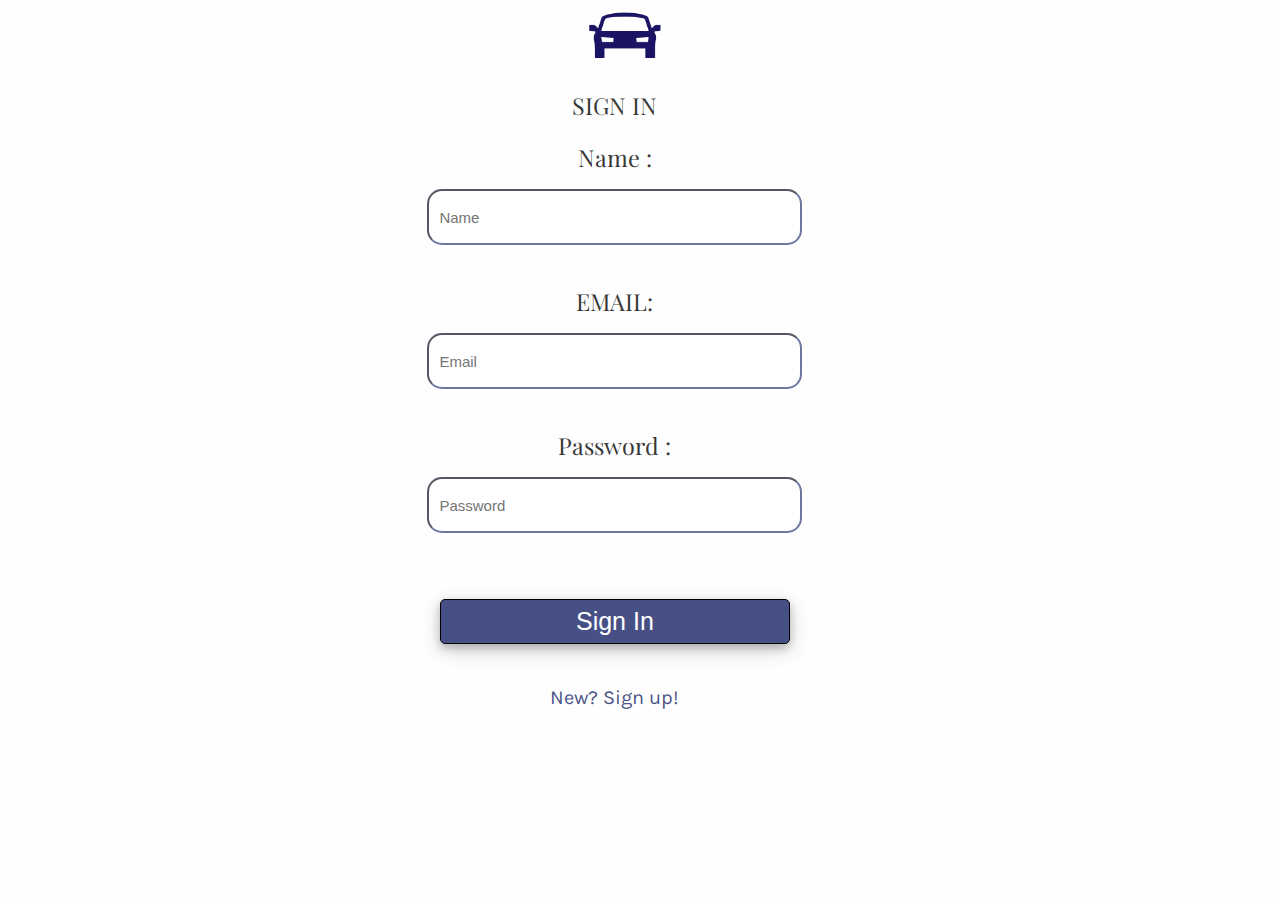
<file: signin.html>
<!doctype html>
<html>
<head>
<meta charset="utf-8">
<head>
		<title>Apni Ride &mdash; Carpooling made easy</title>
		<link rel="shortcut icon" type="image/png" href="images/faviocn.png">
		<meta name="viewport" content="width=device-width, initial-scale=1">
		<meta name="description" content="Car ride system" />
		<meta name="keywords" content="offer a car, find a ride, car hiring" />
		<meta name="author" content="DevanshiMunish" />
		<link rel="stylesheet" href="css/style.css">
	<link href="https://fonts.googleapis.com/css?family=Karla:400,700" rel="stylesheet">
	<link href="https://fonts.googleapis.com/css?family=Playfair+Display:400,700" rel="stylesheet">


	</head>
</head>

<body>



		
	
<div class="logo">			
				<a href="index.html"><img class="logoimg" src="images/faviocn.png" style="position: relative; left: 217%; margin-top: 10px;"></a>
		</div>	<br><br>	
 <div class="content" style="width:65; margin:1%; ">
		
		<div style="text-align: center; width:60%; margin-left: 18%">	
			
			<h3>SIGN IN</h3>
							<form method="post" action="signin1.php" >

							
								<h3>Name :</h3>	
								<input type="text" class="form-control"  placeholder="Name" name="name" ><br><br>


								<h3>EMAIL:</h3>	<input type="email" class="form-control" placeholder="Email" name="email" ><br><br>

								<h3 >Password : </h3><input type="password" class="form-control" style="margin-right: 0px; " placeholder="Password" name="password"  ><br><br>

								

<button type="submit" class="btn" style="margin-top:30px; text-align: center;" ><a href="index.html">Sign In</a></button><br>
<br>
<a href="signup.html" style="color: rgba(51,61,119,0.9)"> New? Sign up!</a>

</form>
</div>

	</div>

	

	

	
</body>
</html>
</file>
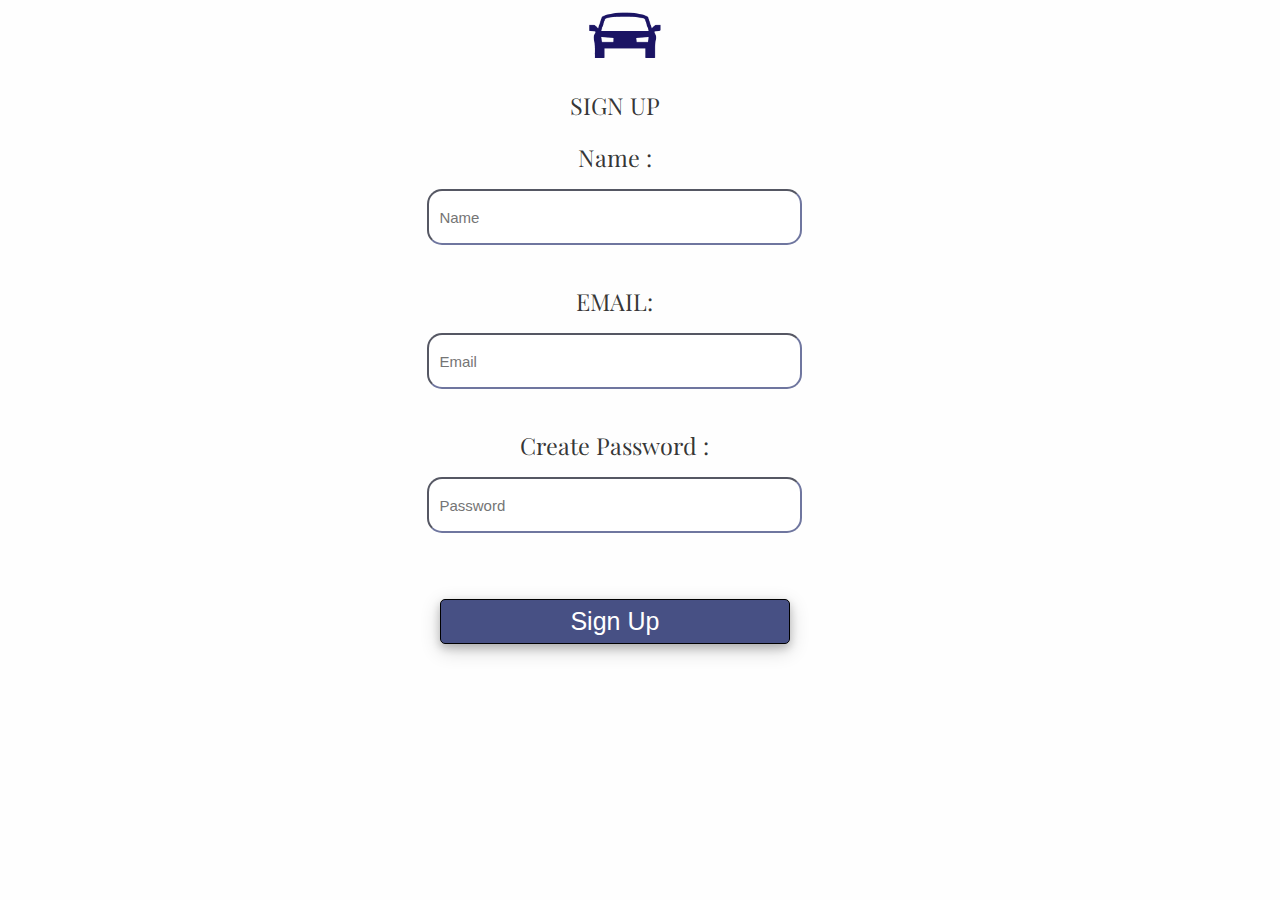
<file: signup.html>
<!doctype html>
<html>
<head>
<meta charset="utf-8">
<head>
		<title>Apni Ride &mdash; Carpooling made easy</title>
		<link rel="shortcut icon" type="image/png" href="images/faviocn.png">
		<meta name="viewport" content="width=device-width, initial-scale=1">
		<meta name="description" content="Car ride system" />
		<meta name="keywords" content="offer a car, find a ride, car hiring" />
		<meta name="author" content="DevanshiMunish" />
		<link rel="stylesheet" href="css/style.css">
	<link href="https://fonts.googleapis.com/css?family=Karla:400,700" rel="stylesheet">
	<link href="https://fonts.googleapis.com/css?family=Playfair+Display:400,700" rel="stylesheet">


	</head>
</head>

<body>



		
	
<div class="logo">			
				<a href="index.html"><img class="logoimg" src="images/faviocn.png" style="position: relative; left: 217%; margin-top: 10px;"></a>
		</div>	<br><br>	
 <div class="content" style="width:65; margin:1%; ">
		
		<div style="text-align: center; width:60%; margin-left: 18%">	
			
			<h3>SIGN UP</h3>
							<form method="post" action="signup1.php">

							
								<h3>Name :</h3>	
								<input type="text" class="form-control"  placeholder="Name" name="name" ><br><br>


								<h3>EMAIL:</h3>	<input type="email" class="form-control" placeholder="Email" name="email" ><br><br>

								<h3>Create Password : </h3><input type="password" class="form-control" style="margin-right: 0px; " placeholder="Password" name="password"  ><br><br>

								

<button type="submit" class="btn" style="margin-top:30px; text-align: center;" ><a href="index.html">Sign Up</a></button><br>
<br>


</form>
</div>

	</div>

	

	

	
</body>
</html>
</file>
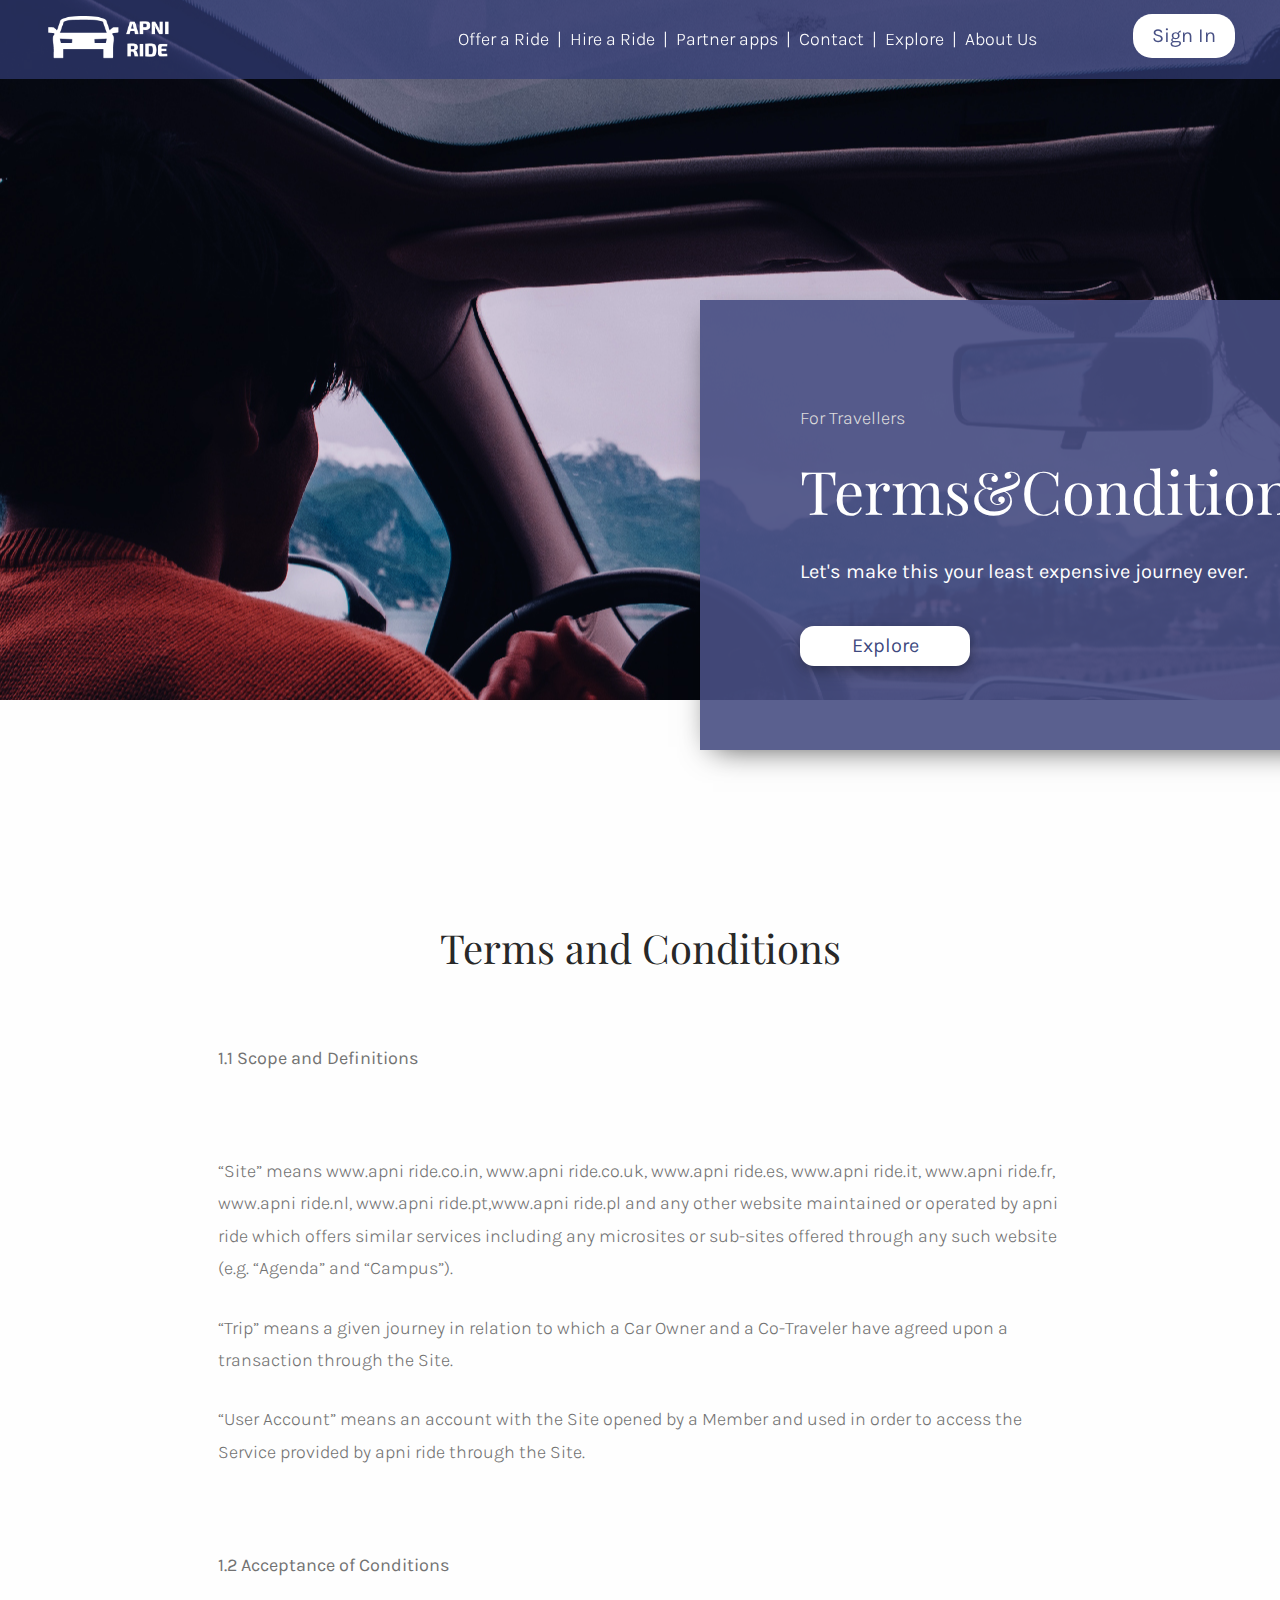
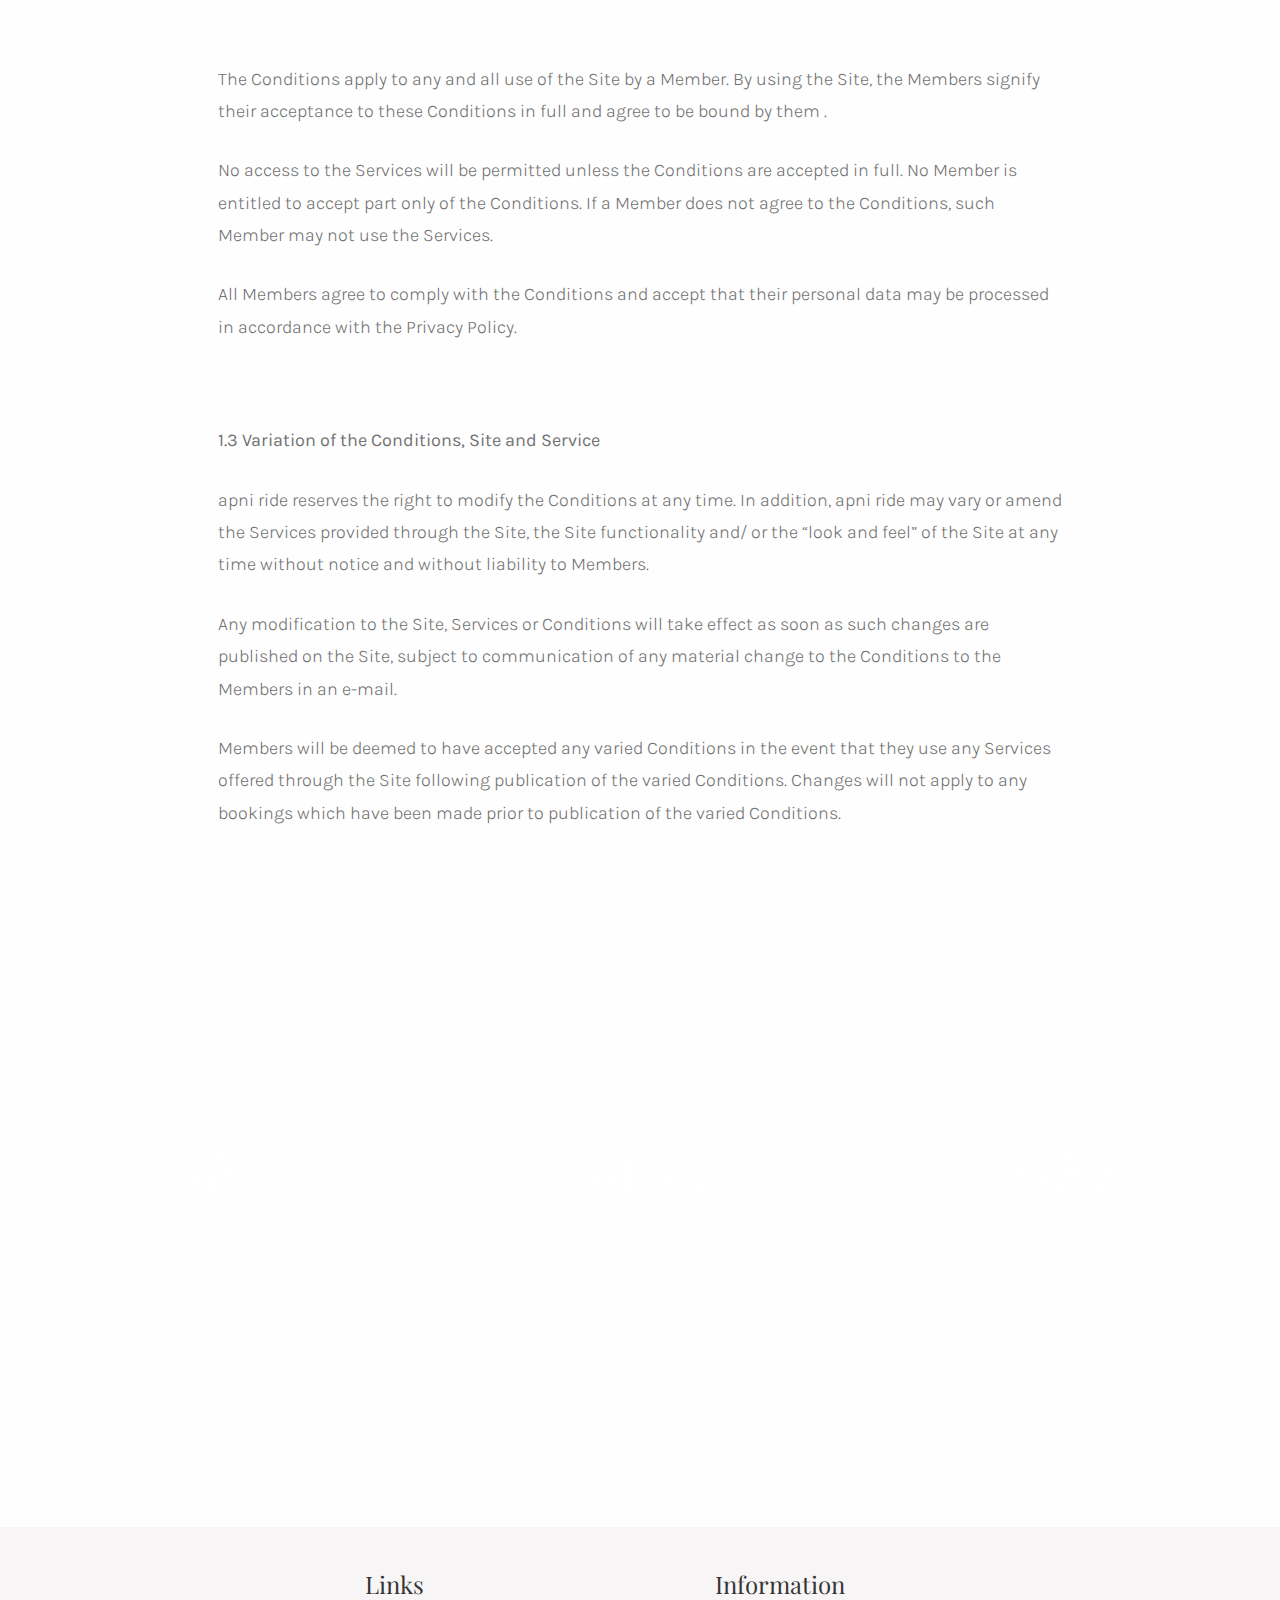
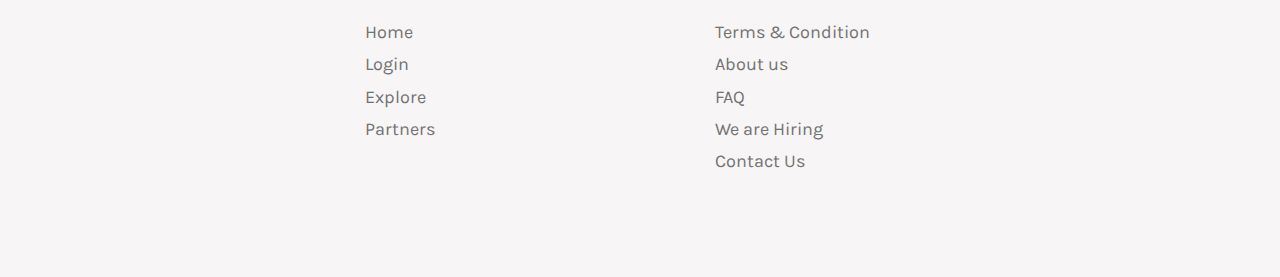
<file: tnc.html>
<!doctype html>
<html>
<head>
<meta charset="utf-8">
<head>
		<title>Apni Ride &mdash; Carpooling made easy</title>
		<link rel="shortcut icon" type="image/png" href="images/faviocn.png">
		<meta name="viewport" content="width=device-width, initial-scale=1">
		<meta name="description" content="Car ride system" />
		<meta name="keywords" content="offer a car, find a ride, car hiring" />
		<meta name="author" content="DevanshiMunish" />
		<link rel="stylesheet" href="css/style.css">
	<link href="https://fonts.googleapis.com/css?family=Karla:400,700" rel="stylesheet">
	<link href="https://fonts.googleapis.com/css?family=Playfair+Display:400,700" rel="stylesheet">


	</head>
</head>

<body>
	<div id="header" style="height: 65px;">
	<div class="row" >
		<div class="logo">			
			<a href="index.html"><img class="logoimg" src="images/Artboard 1.png" ></a>
		</div>	
			
						<div class="cont" >
							<span style="color: white"><a href="offeraride.html" >Offer a Ride</a>&nbsp; |&nbsp;
							  <a href="findaride.html" >Hire a Ride</a>&nbsp; |&nbsp;
							  <a href="notfound.html" >Partner apps </a> &nbsp;|&nbsp;
							  <a href="contact.html">Contact</a> &nbsp;|&nbsp;
							  <a href="notfound.html">Explore</a> &nbsp;|&nbsp;
								<a href="about.html">About Us</a>&nbsp;&nbsp;
								
						  </span>
						</div>
		
		<div class="right" >	
			<a class="lbtn" href="signin.html">Sign In</a></div>
					</div>

		
	</div>
	
	<div class="biggie">
		<div id="clearheader"></div>
		<div class="desc">
			<span>For Travellers</span>
				   					<h2>Terms&Conditions</h2>
				   					<p1>Let's make this your least expensive journey ever.</p1>
			<br><br>
									<div class="whitebutton">
									Explore
									</div>
			   						
		</div>
		
	
	</div>
	<div class="content" style="width:65; margin:17%; ">
		<h2 class="intro-heading">Terms and Conditions </h2>
		<br>
		
	<div class="tleft">
	<p><b>1.1 Scope and Definitions</b></p><br>
	   <p>“Site” means www.apni ride.co.in, www.apni ride.co.uk, www.apni ride.es, www.apni ride.it, www.apni ride.fr, www.apni ride.nl, www.apni ride.pt,www.apni ride.pl and any other website maintained or operated by apni ride which offers similar services including any microsites or sub-sites offered through any such website (e.g. “Agenda” and “Campus”).</p>
<p>
“Trip” means a given journey in relation to which a Car Owner and a Co-Traveler have agreed upon a transaction through the Site.</p>
<p>
“User Account” means an account with the Site opened by a Member and used in order to access the Service provided by apni ride through the Site.</p><br>
		<p><b>1.2 Acceptance of Conditions</b></p><br>	
	   <p>The Conditions apply to any and all use of the Site by a Member. By using the Site, the Members signify their acceptance to these Conditions in full and agree to be bound by them .
</p><p>
No access to the Services will be permitted unless the Conditions are accepted in full. No Member is entitled to accept part only of the Conditions. If a Member does not agree to the Conditions, such Member may not use the Services.
</p><p>
All Members agree to comply with the Conditions and accept that their personal data may be processed in accordance with the Privacy Policy.</p><br>
	  <p> <b>1.3 Variation of the Conditions, Site and Service</b></p>
	 <p>apni ride reserves the right to modify the Conditions at any time. In addition, apni ride may vary or amend the Services provided through the Site, the Site functionality and/ or the “look and feel” of the Site at any time without notice and without liability to Members.</p>
<p>
Any modification to the Site, Services or Conditions will take effect as soon as such changes are published on the Site, subject to communication of any material change to the Conditions to the Members in an e-mail.
</p>
<p>Members will be deemed to have accepted any varied Conditions in the event that they use any Services offered through the Site following publication of the varied Conditions. Changes will not apply to any bookings which have been made prior to publication of the varied Conditions.</p>
</div>

	</div>
	
	
						
		
		
		
		
		
		
		
	<div class="counter" >
		<br>
		<br>
		<div class="counterbox text-center">
		<div class="counternumbers">521</div>
			<div class="countertext">Rides Everyday</div>
		</div>
		
		<div class="counterbox text-center">
		<div class="counternumbers">5450</div>
			<div class="countertext">Total Rides</div>
		</div>
		
		<div class="counterbox text-center">
		<div class="counternumbers">687</div>
			<div class="countertext">Cities</div>
			
		</div>
		
		</div>

	<div class="cleardiv"></div>
		<div id="footer">
			<br>
			
			
			
			<div class="footerelement"></div>
		<div class="footerelement">
			<h3 class="section-title">Links</h3>
		<ul>
								<li><a href="index.html">Home</a></li>
								<li><a href="notfound.html">Login</a></li>
								<li><a href="notfound.html">Explore</a></li>
								<li><a href="notfound.html">Partners</a></li>
								
						</ul>
			</div>
			
			<div class="footerelement">
				<h3 class="section-title">Information</h3>
				<ul>
								<li><a href="tnc.html">Terms &amp; Condition</a></li>
								<li><a href="about.html">About us</a></li>
								<li><a href="faq1.html">FAQ</a></li>

								<li><a href="hiring.html">We are Hiring </a></li>
							  <li><a href="contact.html">Contact Us</a></li>
	
						</ul>
			</div>
			
			
			
		</div>
	


	
</body>
</html>
</file>
<file: css/style.css>
@charset "utf-8";
/* CSS Document */

#header{
	z-index: 1;
	position: fixed;
	width:100%;
	heigth: auto;
	border-bottom-color: aliceblue;
	background-color: rgb(51,61,119,0.7);

	-webkit-transition: all 1.3s ease-in;
  -moz-transition: all 1.3s ease-in;
  -ms-transition: all 1.3s ease-in;
  -o-transition: all 1.3s ease-in;
  transition: all 1.3s ease-in;
  -webkit-transform: scale(1);
  -moz-transform: scale(1);
  -ms-transform: scale(1);
  -o-transform: scale(1);
  transform: scale(1);
	padding-top: 14px;
}
.logoimg{
	height:50px;
	 -webkit-transition: 0.35s;
  -o-transition: 0.35s;
  transition: 0.35s;
	
}
.logoimg:hover{
	height:55px;
	cursor:pointer;
}
#clearheader{
	height:100px;
}
p, span {
  margin-bottom: 1.5em;
  font-size: 18px;
  color: #727272;
  font-weight: 300;
  font-family: "Karla", Arial, sans-serif;
}
.tleft{
	text-align: left;
}
.div1
{

color:black;
font-size:30px;


}

.row{
	
	align-self: center;
   padding-left: 15px;
  padding-right: 15px;
	height:100px;
}
.logo{
	width: 20%;
	float: left;
	margin-left: 30px;
}
.cont{
	float: left;
	position: relative;
	width:60%;
	align:center;
	margin-top: 7px;
	text-align: right;
	height: 90px;
}

.biggie{
	background:url("../images/slide_1.jpg") no-repeat center center fixed;
	height: 700px;
	
	
}

a {
  color: white;
  -webkit-transition: 0.35s;
  -o-transition: 0.35s;
  transition: 0.35s;
	text-decoration: none;
}
a:hover {
  text-decoration: none;
  color:aliceblue;
	font-size: 22px;
	
}
.desc
{	  -webkit-box-shadow: 0px 10px 30px -13px rgba(0, 0, 0, 0.75);
  -moz-box-shadow: 0px 10px 30px -13px rgba(0, 0, 0, 0.75);
  box-shadow: 0px 10px 30px -13px rgba(0, 0, 0, 0.75);
	 padding: 5em;
  background: rgba(72,79,131, 0.9);
  height: 250px;
  width: 500px;
	
  z-index: 0;
  margin-left: 700px;
  margin-top: 200px;
    position: absolute;
    vertical-align: center;
	-webkit-transition: background-color 500ms ease-out;
    -moz-transition: background-color 500ms ease-out;
    -o-transition: background-color 500ms ease-out;
    transition: background-color 500ms ease-out;
	

	

    
}
.desc2
{
	 padding: 5em;
  background: rgba(72,79,131, 0.9);
  height: 250px;
  width: 500px;
  z-index: 0;
  margin-left: 220px;
  margin-top: 140px;
    position: absolute;
    vertical-align: center;
	box-shadow: 0 4px 8px 0 rgba(0, 0, 0, 0.2), 0 6px 20px 0 rgba(0, 0, 0, 0.19);
	

    
}
.desc:hover{
	 background:rgba(27,14,79,0.89);


}
h1, h2, h3, h4, h5, h6 {
  color: rgba(0, 0, 0, 0.8);
  font-family: "Playfair Display", Arial, serif;
  font-weight: 300;
  margin: 0 0 10px 0;
}
h2{
	font-size: 60px;
  font-weight: 400;
  color: #fff;
}
span {
  font-size: 18px;
  color:rgba(221,220,220,1.00);
}
.socialmediaiconpanel{
	height:auto;
	width:50px;
	position: fixed;
	float: left;
	z-index: 1;
	margin-top: 30%;
	opacity: 0.94;
}

.socialmediaicon{
	height:40px;
	width:40px;
	margin:2px 0px;
	box-shadow: 0 4px 8px 0 rgba(0, 0, 0, 0.2), 0 6px 20px 0 rgba(0, 0, 0, 0.19);
	
	-webkit-transition: 0.35s;
  -o-transition: 0.35s;
  transition: 0.35s;
	
}
.socialmediaicon:hover{
	height:45px;
	width:45px;
	margin:4px;
}
.whitebutton{
	height:40px;
	align-content: center;
	width:170px;
	text-align: center;
	background-color: white;
	border-radius: 14px;
	color:rgb(51,61,119,0.95);
	box-shadow: 0 4px 8px 0 rgba(0, 0, 0, 0.2), 0 6px 20px 0 rgba(0, 0, 0, 0.19);
	
	 -webkit-transition: 0.35s;
  -o-transition: 0.35s;
  transition: 0.35s;
}
.smallgap{height:5px;}
.whitebutton:hover{
	 
	font-size: 22px;
	cursor: pointer;
}
.content{
	position: relative;

	width:auto;
	margin-top: 140px;
	margin-left: 3.7%;

}
.intro-heading {
  font-size: 40px;
  font-weight: 300;
  line-height: 1.5;
	align-self: center;
	text-align: center;
	color:rgba(40,40,40,1.00);
}


.right{
	float: right;
	margin-right: 30px;
	width:15%;
	text-align: right;
}
body{
	margin:0;
	padding: 0;
	font-family: "Karla", Arial, sans-serif;
  line-height: 1.8;
  font-size: 20px;
	background:rgba(251,251,251,0.32);
	color:white;
}

.lbtn:link, .lbtn:visited {
  background-color: #FFFFFF;
  color: rgb(51,61,119,0.9);;
  border-radius: 19px;
  padding: 4px 19px;
  text-align: center;
	height:auto;
  text-decoration: none;
  display: inline-block;
	
-webkit-transition: 0.35s;
  -o-transition: 0.35s;
  transition: 0.35s;
}
.hlogo{
	float: left;
}
.hbtn{
	float: right;
}
.lbtn:hover, .lbtn:active {
  background-color:rgba(26,14,69,0.79);
	color: white;
	 border: 2px solid rgba(251,243,243,0.53);
}

.bluebutton{
	height: auto;
	width:28%;
	border-radius: 19px;
	margin: 15px;
	background-color: rgba(51,61,119,0.9);
	opacity: 0.8; 
	padding: 5px 15px 10px 15px;
	float:left;
	align-content: center;
	text-align: center;
	box-shadow: 0 4px 8px 0 rgba(0, 0, 0, 0.2), 0 6px 20px 0 rgba(0, 0, 0, 0.19);
	
	
	  -webkit-transition: 0.35s;
  -o-transition: 0.35s;
  transition: 0.35s;
}


.bluebuttonlefttext{
	color:white;
	float: left;
	align-self: center;
	margin-top: 5px;
	margin-left: 8px;
	
	 -webkit-transition: 0.35s;
  -o-transition: 0.35s;
  transition: 0.35s;
	
}
.bluebuttonlefttext:hover{
	font-size: 22px;
	
	cursor: pointer;
	
}
.text-left {
  text-align: left;
}

.text-right {
  text-align: right;
}

.text-center {
  text-align: center;
}

.text-justify {
  text-align: justify;
}
.cleardiv{
	height:180px;
}
.bluebuttonrighttext{
	color:whitesmoke;
	float: right;
	margin-right: 10px;
	margin-top: 5px;
	font-weight: 600;
	
	  -webkit-transition: 0.35s;
  -o-transition: 0.35s;
  transition: 0.35s;
}

.bluebuttonrighttext:hover{
	
	font-size: 22px;
	
	cursor: pointer;
	

}

#footer{
	background-color:rgba(247,245,245,1.00);
	height: 350px;
	
}
.counterbox{
	float: left;
	 width: 33.33333%;
}
.countertext{
	color: #fff;
  text-transform: uppercase;
  font-size: 13px;
  letter-spacing: 5px;
  margin-bottom: 2em;
  display: block;
}
.counternumbers{
	font-size: 60px;
  display: block;
  color: #fff;
  font-family: "Karla", Arial, sans-serif;
  width: 100%;
  font-weight: 700;
  margin-bottom: .3em;
		  -webkit-transition: 0.35s;
  -o-transition: 0.35s;
  transition: 0.35s;
}
.counternumbers:hover{
	font-size: 67px;

	text-decoration: none;
	
	
}
.counter{
	width:100%;
	height:300px;
	background:url("../images/hero.jpg")no-repeat center center fixed;
}
.footerelement{
	position: relative;
  min-height: 1px;
  padding-left: 15px;
  padding-right: 15px;
	float: left;
	width: 25%;
}
#footer .section-title {
  font-size: 24px;
  font-weight: 400;
}
#footer ul {
  margin: 0;
  padding: 0;
}
#footer ul li {
  font-size: 18px;
  list-style: none;
  margin-bottom: 0;
}
#footer ul li a {
  color: #727272;
}
#footer .float {
  width: 50%;
  float: left;
}

blockquote {
  padding: 10px 20px;
  margin: 0 0 20px;
  font-size: 17.5px;
  border-left: 5px solid #eeeeee;
}
.btn
{
	background-color: rgba(51,61,119,0.9);
	color:white;
	font-size: 25px;
	height: 45px;
	width: 350px;
	border-radius: 5px;
	border: solid 1px black;
	box-shadow: 0 4px 8px 0 rgba(0, 0, 0, 0.2), 0 6px 20px 0 rgba(0, 0, 0, 0.19);
}
.form-control
{
	font-size: 15px;
	border-radius: 15px;
	height:50px;
	width:350px;
	border-color: rgba(51,61,119,0.7);
	padding-left:10px;
	padding-right: 11px;
	-webkit-transition: 0.35s;
  -o-transition: 0.35s;
  transition: 0.35s;
}

.form-control:hover{
	border-color: rgba(51,61,119,0.9);
	cursor: pointer;
	
	width:353px;

}
</file>
